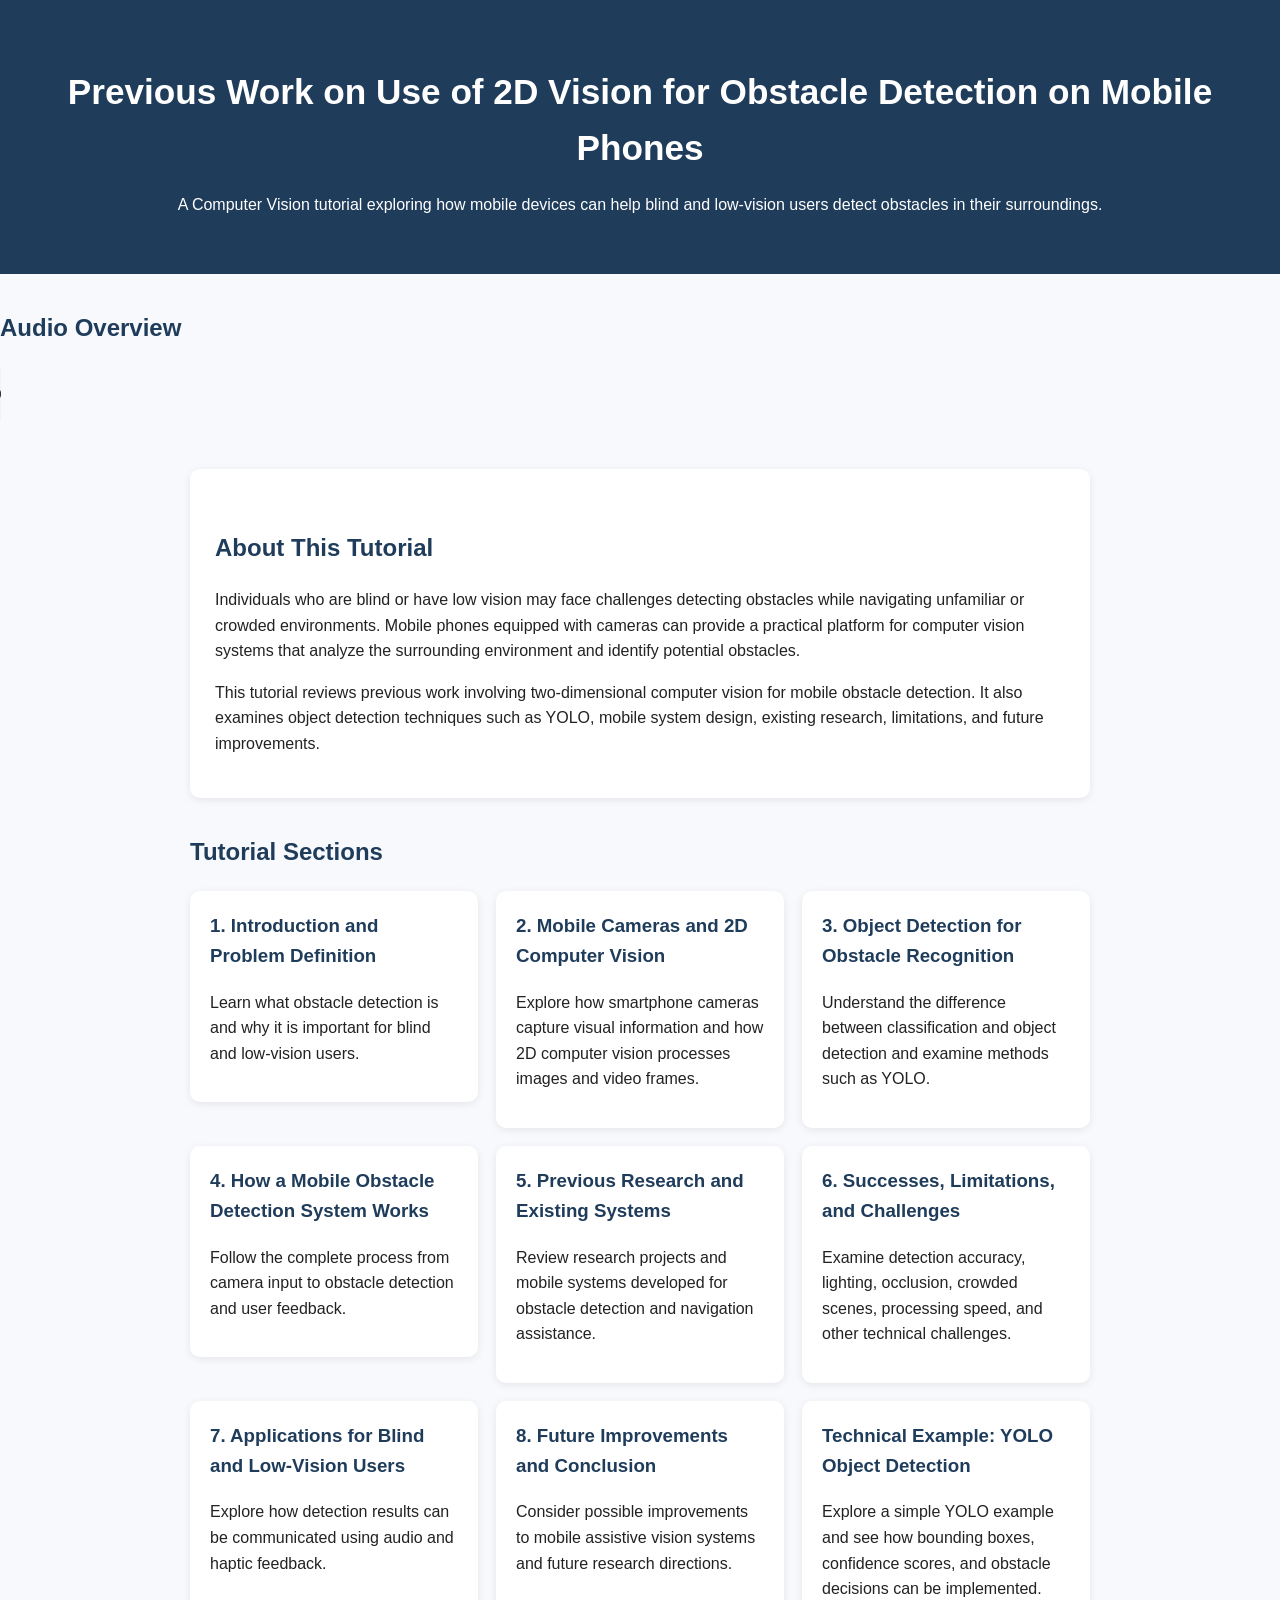
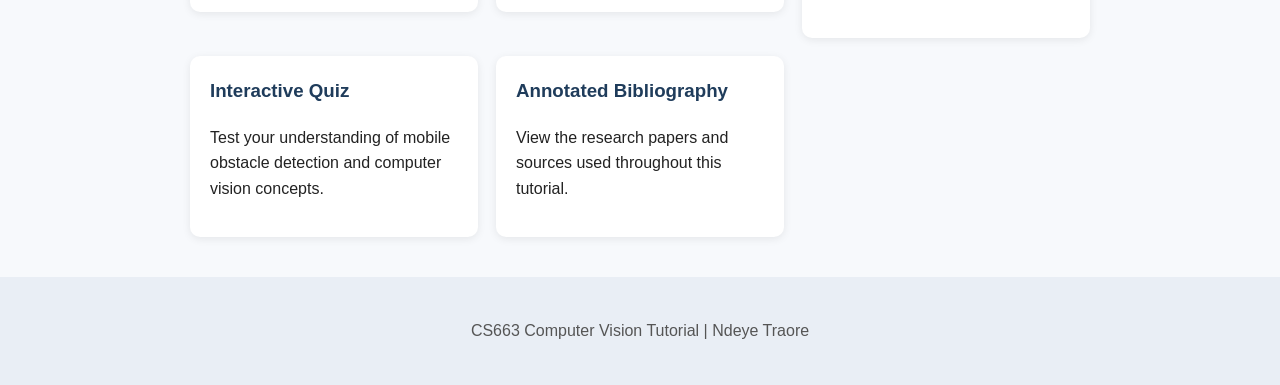
<file: index.html>
<!DOCTYPE html>
<html lang="en">
<head>
  <meta charset="UTF-8">
  <meta name="viewport" content="width=device-width, initial-scale=1.0">

  <title>2D Vision for Mobile Obstacle Detection</title>

  <link rel="stylesheet" href="style.css">
</head>

<body>

  <header>
    <h1>Previous Work on Use of 2D Vision for Obstacle Detection on Mobile Phones</h1>

    <p>
      A Computer Vision tutorial exploring how mobile devices can help
      blind and low-vision users detect obstacles in their surroundings.
    </p>
  </header>

  <section class="audio-section">
  <h2>Audio Overview</h2>

  <audio controls>
    <source src="Homepage.m4a" type="audio/mp4">
    Your browser does not support the audio element.
  </audio>
</section>
  
  <main>

    <section class="intro">
      <h2>About This Tutorial</h2>

      <p>
        Individuals who are blind or have low vision may face challenges
        detecting obstacles while navigating unfamiliar or crowded
        environments. Mobile phones equipped with cameras can provide a
        practical platform for computer vision systems that analyze the
        surrounding environment and identify potential obstacles.
      </p>

      <p>
        This tutorial reviews previous work involving two-dimensional
        computer vision for mobile obstacle detection. It also examines
        object detection techniques such as YOLO, mobile system design,
        existing research, limitations, and future improvements.
      </p>
    </section>

    <h2>Tutorial Sections</h2>

    <div class="sections">

      <a href="introduction.html" class="card-link">
        <div class="section-card">
          <h3>1. Introduction and Problem Definition</h3>
          <p>
            Learn what obstacle detection is and why it is important for
            blind and low-vision users.
          </p>
        </div>
      </a>

      <a href="mobile-vision.html" class="card-link">
  <div class="section-card">
    <h3>2. Mobile Cameras and 2D Computer Vision</h3>
    <p>
      Explore how smartphone cameras capture visual information and
      how 2D computer vision processes images and video frames.
    </p>
  </div>
</a>

      <a href="object-detection.html" class="card-link">
  <div class="section-card">
    <h3>3. Object Detection for Obstacle Recognition</h3>
    <p>
      Understand the difference between classification and object
      detection and examine methods such as YOLO.
    </p>
  </div>
</a>

      <a href="system-workflow.html" class="card-link">
  <div class="section-card">
    <h3>4. How a Mobile Obstacle Detection System Works</h3>
    <p>
      Follow the complete process from camera input to obstacle
      detection and user feedback.
    </p>
  </div>
</a>

      <a href="previous-research.html" class="card-link">
  <div class="section-card">
    <h3>5. Previous Research and Existing Systems</h3>
    <p>
      Review research projects and mobile systems developed for
      obstacle detection and navigation assistance.
    </p>
  </div>
</a>

      <a href="limitations-challenges.html" class="card-link">
  <div class="section-card">
    <h3>6. Successes, Limitations, and Challenges</h3>
    <p>
      Examine detection accuracy, lighting, occlusion, crowded scenes,
      processing speed, and other technical challenges.
    </p>
  </div>
</a>

      <a href="applications.html" class="card-link">
  <div class="section-card">
    <h3>7. Applications for Blind and Low-Vision Users</h3>
    <p>
      Explore how detection results can be communicated using audio
      and haptic feedback.
    </p>
  </div>
</a>

      <a href="future-conclusion.html" class="card-link">
  <div class="section-card">
    <h3>8. Future Improvements and Conclusion</h3>
    <p>
      Consider possible improvements to mobile assistive vision
      systems and future research directions.
    </p>
  </div>
</a>

<a href="technical-example.html" class="card-link">
  <div class="section-card">
    <h3>Technical Example: YOLO Object Detection</h3>
    <p>
      Explore a simple YOLO example and see how bounding boxes,
      confidence scores, and obstacle decisions can be implemented.
    </p>
  </div>
</a>
      
     <a href="quiz.html" class="card-link">
  <div class="section-card">
    <h3>Interactive Quiz</h3>
    <p>
      Test your understanding of mobile obstacle detection and
      computer vision concepts.
    </p>
  </div>
</a>

     <a href="bibliography.html" class="card-link">
  <div class="section-card">
    <h3>Annotated Bibliography</h3>
    <p>
      View the research papers and sources used throughout this
      tutorial.
    </p>
  </div>
</a>

    </div>

  </main>

  <footer>
    <p>CS663 Computer Vision Tutorial | Ndeye Traore</p>
  </footer>

</body>
</html>
</file>
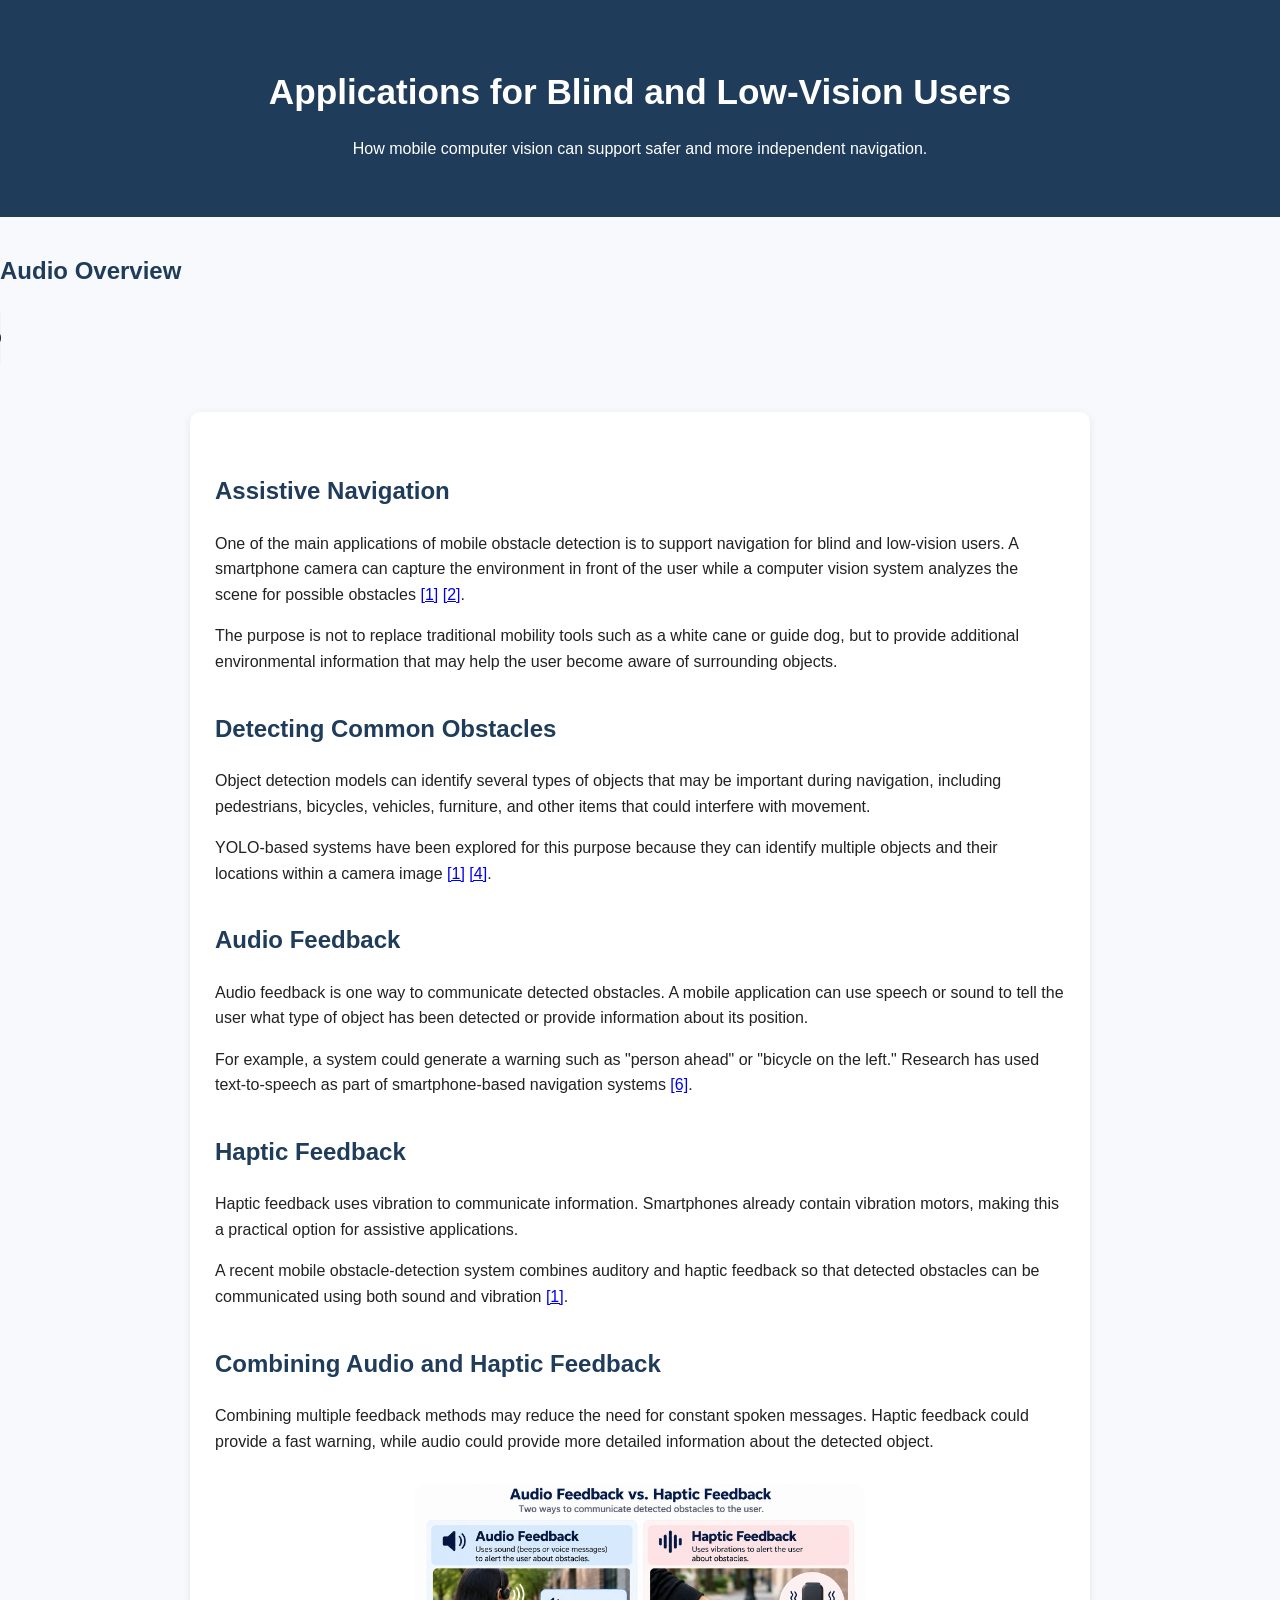
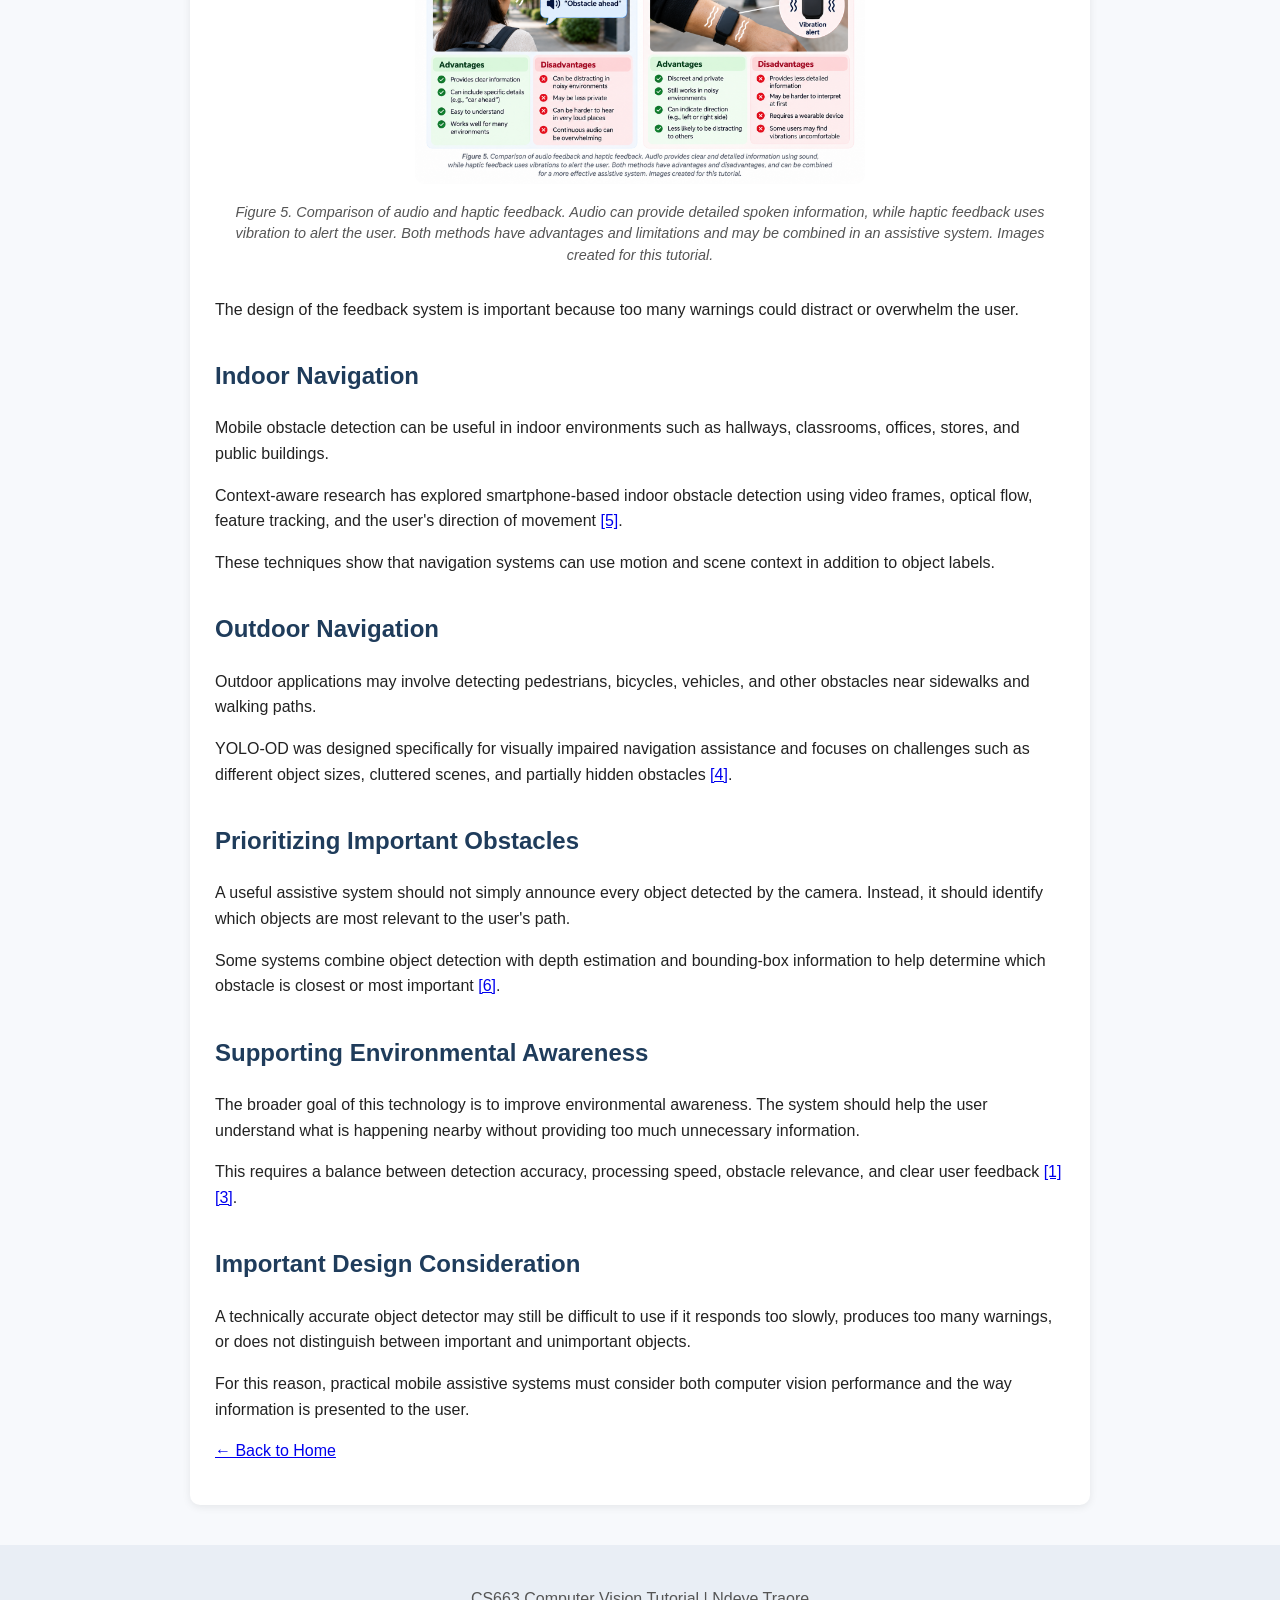
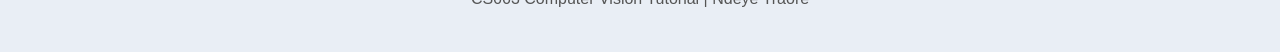
<file: applications.html>
<!DOCTYPE html>
<html lang="en">
<head>
  <meta charset="UTF-8">
  <meta name="viewport" content="width=device-width, initial-scale=1.0">

  <title>Applications for Blind and Low-Vision Users</title>

  <link rel="stylesheet" href="style.css">
</head>

<body>

  <header>
    <h1>Applications for Blind and Low-Vision Users</h1>

    <p>
      How mobile computer vision can support safer and more independent navigation.
    </p>
  </header>

<section class="audio-section">
  <h2>Audio Overview</h2>

  <audio controls>
    <source src="Application.m4a" type="audio/mp4">
    Your browser does not support the audio element.
  </audio>
</section>
  
  <main>

    <section class="intro">

      <h2>Assistive Navigation</h2>

      <p>
        One of the main applications of mobile obstacle detection is to support
        navigation for blind and low-vision users. A smartphone camera can capture
        the environment in front of the user while a computer vision system analyzes
        the scene for possible obstacles
        <a href="bibliography.html#source1">[1]</a>
        <a href="bibliography.html#source2">[2]</a>.
      </p>

      <p>
        The purpose is not to replace traditional mobility tools such as a white cane
        or guide dog, but to provide additional environmental information that may
        help the user become aware of surrounding objects.
      </p>


      <h2>Detecting Common Obstacles</h2>

      <p>
        Object detection models can identify several types of objects that may be
        important during navigation, including pedestrians, bicycles, vehicles,
        furniture, and other items that could interfere with movement.
      </p>

      <p>
        YOLO-based systems have been explored for this purpose because they can
        identify multiple objects and their locations within a camera image
        <a href="bibliography.html#source1">[1]</a>
        <a href="bibliography.html#source4">[4]</a>.
      </p>


      <h2>Audio Feedback</h2>

      <p>
        Audio feedback is one way to communicate detected obstacles. A mobile
        application can use speech or sound to tell the user what type of object
        has been detected or provide information about its position.
      </p>

      <p>
        For example, a system could generate a warning such as "person ahead" or
        "bicycle on the left." Research has used text-to-speech as part of
        smartphone-based navigation systems
        <a href="bibliography.html#source6">[6]</a>.
      </p>


      <h2>Haptic Feedback</h2>

      <p>
        Haptic feedback uses vibration to communicate information. Smartphones
        already contain vibration motors, making this a practical option for
        assistive applications.
      </p>

      <p>
        A recent mobile obstacle-detection system combines auditory and haptic
        feedback so that detected obstacles can be communicated using both sound
        and vibration
        <a href="bibliography.html#source1">[1]</a>.
      </p>


      <h2>Combining Audio and Haptic Feedback</h2>

      <p>
        Combining multiple feedback methods may reduce the need for constant
        spoken messages. Haptic feedback could provide a fast warning, while audio
        could provide more detailed information about the detected object.
      </p>
<figure class="tutorial-figure">

  <img
    src="audio-vs-haptic.png"
    alt="Comparison of audio feedback and haptic feedback for assistive obstacle detection."
  >

  <figcaption>
    Figure 5. Comparison of audio and haptic feedback. Audio can provide
    detailed spoken information, while haptic feedback uses vibration to
    alert the user. Both methods have advantages and limitations and may
    be combined in an assistive system. Images created for this tutorial.
  </figcaption>

</figure>
      <p>
        The design of the feedback system is important because too many warnings
        could distract or overwhelm the user.
      </p>


      <h2>Indoor Navigation</h2>

      <p>
        Mobile obstacle detection can be useful in indoor environments such as
        hallways, classrooms, offices, stores, and public buildings.
      </p>

      <p>
        Context-aware research has explored smartphone-based indoor obstacle
        detection using video frames, optical flow, feature tracking, and the
        user's direction of movement
        <a href="bibliography.html#source5">[5]</a>.
      </p>

      <p>
        These techniques show that navigation systems can use motion and scene
        context in addition to object labels.
      </p>


      <h2>Outdoor Navigation</h2>

      <p>
        Outdoor applications may involve detecting pedestrians, bicycles,
        vehicles, and other obstacles near sidewalks and walking paths.
      </p>

      <p>
        YOLO-OD was designed specifically for visually impaired navigation
        assistance and focuses on challenges such as different object sizes,
        cluttered scenes, and partially hidden obstacles
        <a href="bibliography.html#source4">[4]</a>.
      </p>


      <h2>Prioritizing Important Obstacles</h2>

      <p>
        A useful assistive system should not simply announce every object detected
        by the camera. Instead, it should identify which objects are most relevant
        to the user's path.
      </p>

      <p>
        Some systems combine object detection with depth estimation and bounding-box
        information to help determine which obstacle is closest or most important
        <a href="bibliography.html#source6">[6]</a>.
      </p>


      <h2>Supporting Environmental Awareness</h2>

      <p>
        The broader goal of this technology is to improve environmental awareness.
        The system should help the user understand what is happening nearby without
        providing too much unnecessary information.
      </p>

      <p>
        This requires a balance between detection accuracy, processing speed,
        obstacle relevance, and clear user feedback
        <a href="bibliography.html#source1">[1]</a>
        <a href="bibliography.html#source3">[3]</a>.
      </p>


      <h2>Important Design Consideration</h2>

      <p>
        A technically accurate object detector may still be difficult to use if it
        responds too slowly, produces too many warnings, or does not distinguish
        between important and unimportant objects.
      </p>

      <p>
        For this reason, practical mobile assistive systems must consider both
        computer vision performance and the way information is presented to the user.
      </p>


      <p>
        <a href="index.html">← Back to Home</a>
      </p>

    </section>

  </main>

  <footer>
    <p>CS663 Computer Vision Tutorial | Ndeye Traore</p>
  </footer>

</body>
</html>
</file>
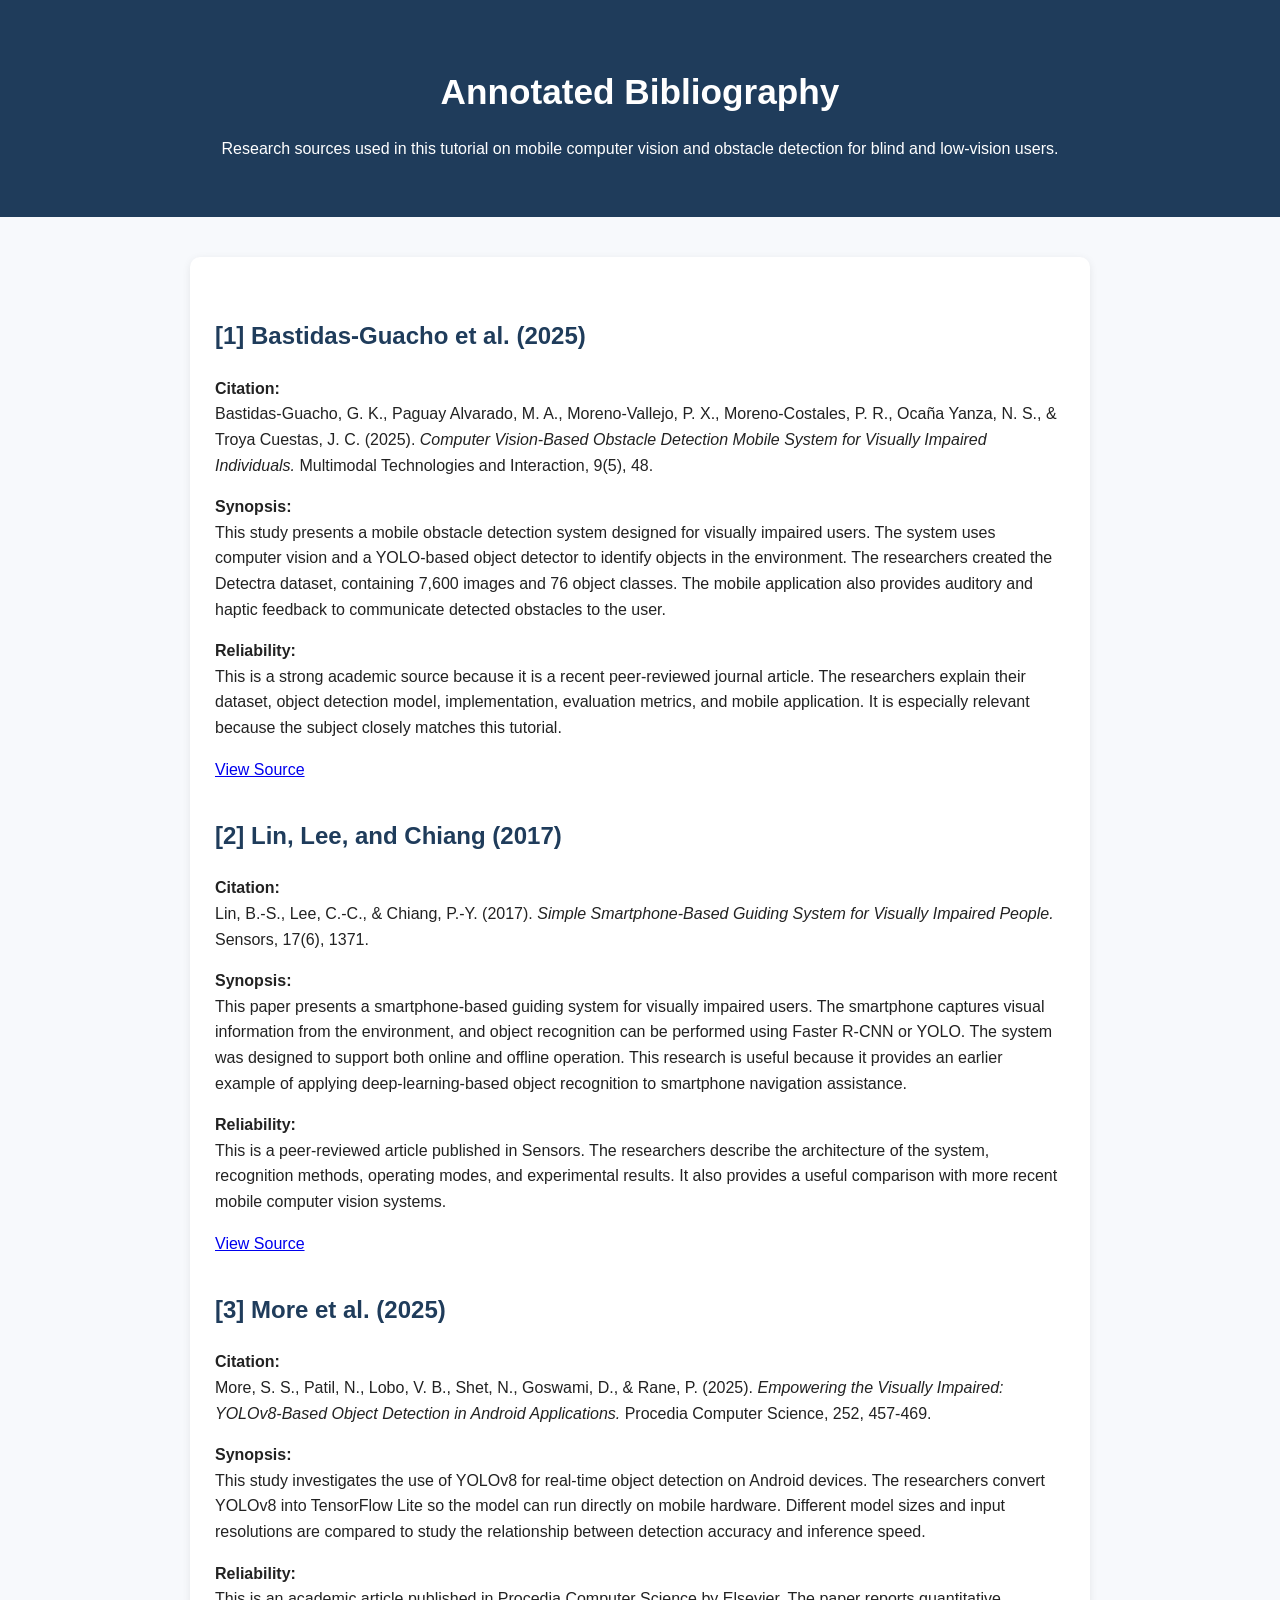
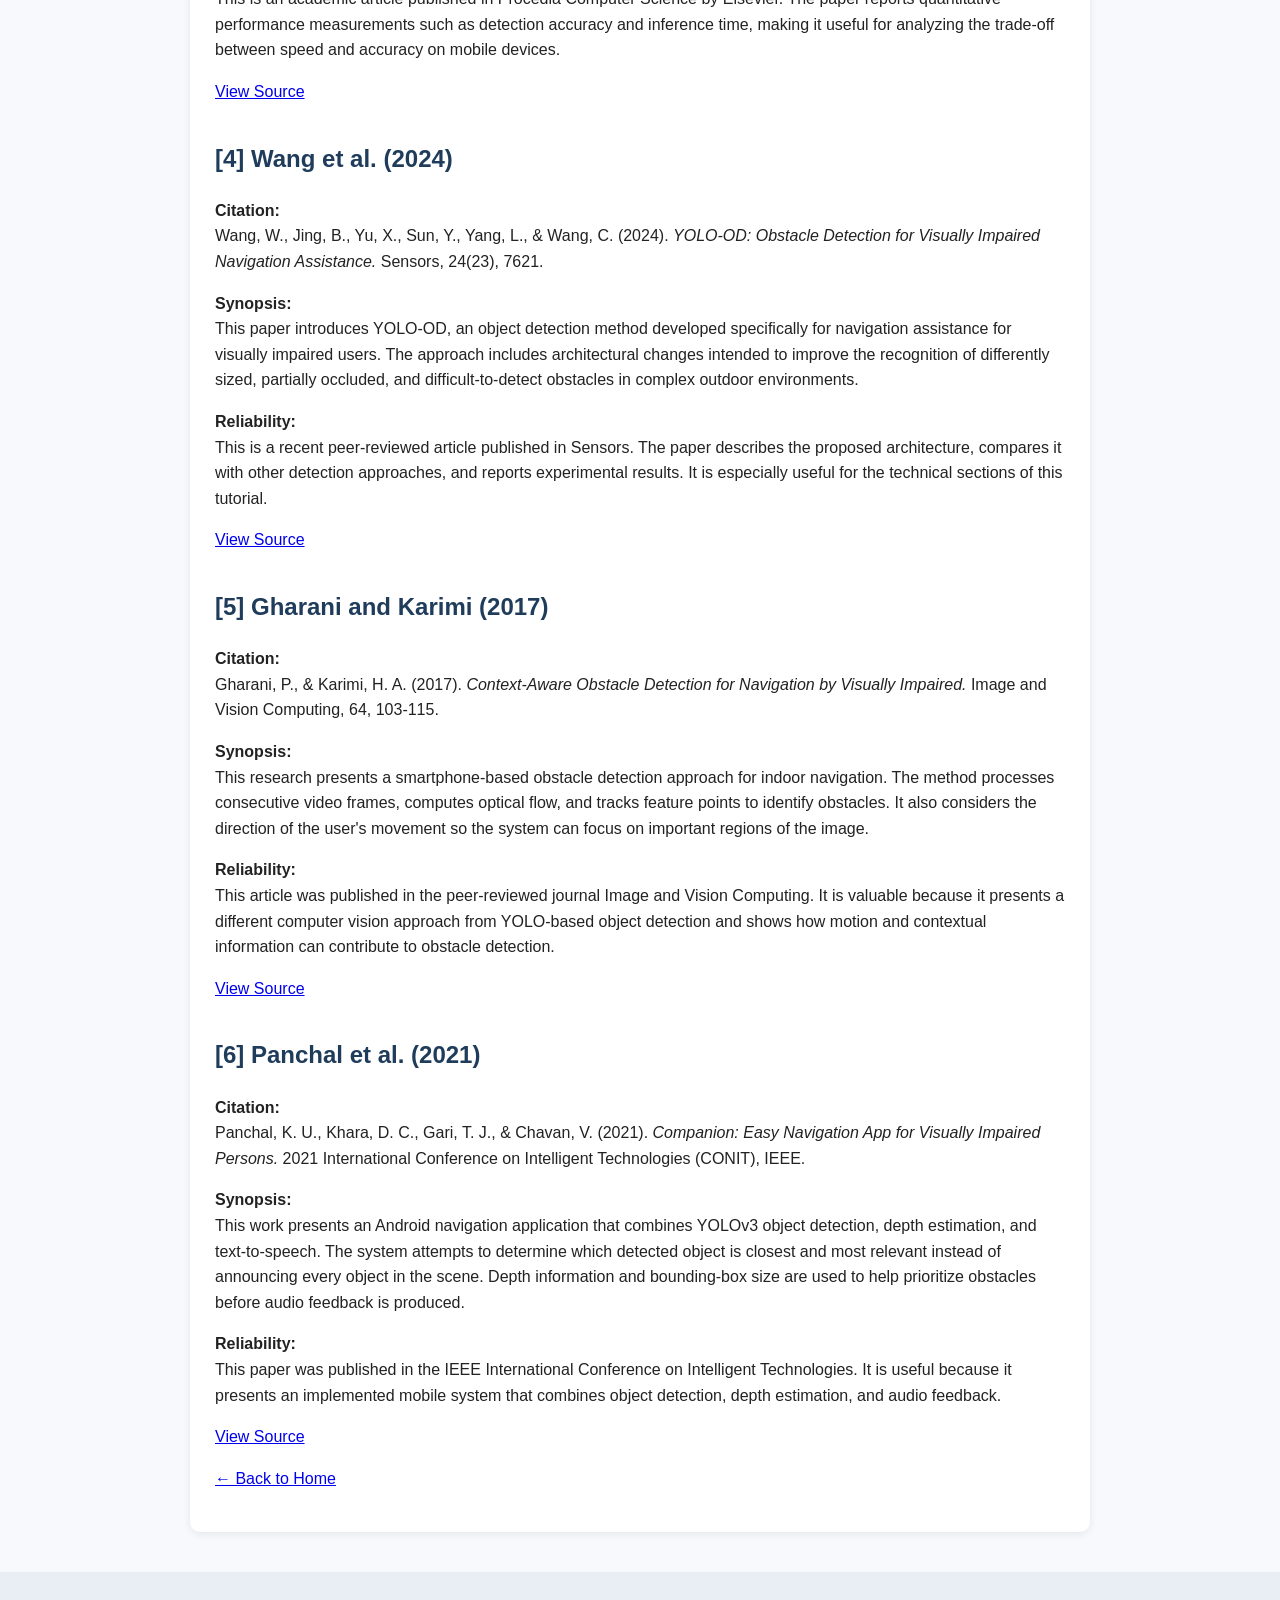
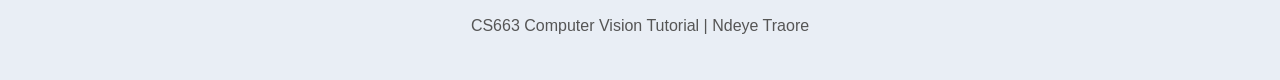
<file: bibliography.html>
<!DOCTYPE html>
<html lang="en">
<head>
  <meta charset="UTF-8">
  <meta name="viewport" content="width=device-width, initial-scale=1.0">

  <title>Annotated Bibliography</title>

  <link rel="stylesheet" href="style.css">
</head>

<body>

  <header>
    <h1>Annotated Bibliography</h1>

    <p>
      Research sources used in this tutorial on mobile computer vision
      and obstacle detection for blind and low-vision users.
    </p>
  </header>

  <main>

    <section class="intro">

      <h2 id="source1">[1] Bastidas-Guacho et al. (2025)</h2>

      <p>
        <strong>Citation:</strong><br>
        Bastidas-Guacho, G. K., Paguay Alvarado, M. A.,
        Moreno-Vallejo, P. X., Moreno-Costales, P. R.,
        Ocaña Yanza, N. S., & Troya Cuestas, J. C. (2025).
        <em>Computer Vision-Based Obstacle Detection Mobile System
        for Visually Impaired Individuals.</em>
        Multimodal Technologies and Interaction, 9(5), 48.
      </p>

      <p>
        <strong>Synopsis:</strong><br>
        This study presents a mobile obstacle detection system designed
        for visually impaired users. The system uses computer vision
        and a YOLO-based object detector to identify objects in the
        environment. The researchers created the Detectra dataset,
        containing 7,600 images and 76 object classes. The mobile
        application also provides auditory and haptic feedback to
        communicate detected obstacles to the user.
      </p>

      <p>
        <strong>Reliability:</strong><br>
        This is a strong academic source because it is a recent
        peer-reviewed journal article. The researchers explain their
        dataset, object detection model, implementation, evaluation
        metrics, and mobile application. It is especially relevant
        because the subject closely matches this tutorial.
      </p>

      <p>
        <a href="https://doi.org/10.3390/mti9050048" target="_blank">
          View Source
        </a>
      </p>


      <h2 id="source2">[2] Lin, Lee, and Chiang (2017)</h2>

      <p>
        <strong>Citation:</strong><br>
        Lin, B.-S., Lee, C.-C., & Chiang, P.-Y. (2017).
        <em>Simple Smartphone-Based Guiding System for Visually
        Impaired People.</em>
        Sensors, 17(6), 1371.
      </p>

      <p>
        <strong>Synopsis:</strong><br>
        This paper presents a smartphone-based guiding system for
        visually impaired users. The smartphone captures visual
        information from the environment, and object recognition
        can be performed using Faster R-CNN or YOLO. The system was
        designed to support both online and offline operation. This
        research is useful because it provides an earlier example of
        applying deep-learning-based object recognition to smartphone
        navigation assistance.
      </p>

      <p>
        <strong>Reliability:</strong><br>
        This is a peer-reviewed article published in Sensors. The
        researchers describe the architecture of the system,
        recognition methods, operating modes, and experimental
        results. It also provides a useful comparison with more recent
        mobile computer vision systems.
      </p>

      <p>
        <a href="https://doi.org/10.3390/s17061371" target="_blank">
          View Source
        </a>
      </p>


      <h2 id="source3">[3] More et al. (2025)</h2>

      <p>
        <strong>Citation:</strong><br>
        More, S. S., Patil, N., Lobo, V. B., Shet, N.,
        Goswami, D., & Rane, P. (2025).
        <em>Empowering the Visually Impaired: YOLOv8-Based Object
        Detection in Android Applications.</em>
        Procedia Computer Science, 252, 457-469.
      </p>

      <p>
        <strong>Synopsis:</strong><br>
        This study investigates the use of YOLOv8 for real-time object
        detection on Android devices. The researchers convert YOLOv8
        into TensorFlow Lite so the model can run directly on mobile
        hardware. Different model sizes and input resolutions are
        compared to study the relationship between detection accuracy
        and inference speed.
      </p>

      <p>
        <strong>Reliability:</strong><br>
        This is an academic article published in Procedia Computer
        Science by Elsevier. The paper reports quantitative performance
        measurements such as detection accuracy and inference time,
        making it useful for analyzing the trade-off between speed and
        accuracy on mobile devices.
      </p>

      <p>
        <a href="https://doi.org/10.1016/j.procs.2025.01.005"
           target="_blank">
          View Source
        </a>
      </p>


      <h2 id="source4">[4] Wang et al. (2024)</h2>

      <p>
        <strong>Citation:</strong><br>
        Wang, W., Jing, B., Yu, X., Sun, Y., Yang, L.,
        & Wang, C. (2024).
        <em>YOLO-OD: Obstacle Detection for Visually Impaired
        Navigation Assistance.</em>
        Sensors, 24(23), 7621.
      </p>

      <p>
        <strong>Synopsis:</strong><br>
        This paper introduces YOLO-OD, an object detection method
        developed specifically for navigation assistance for visually
        impaired users. The approach includes architectural changes
        intended to improve the recognition of differently sized,
        partially occluded, and difficult-to-detect obstacles in
        complex outdoor environments.
      </p>

      <p>
        <strong>Reliability:</strong><br>
        This is a recent peer-reviewed article published in Sensors.
        The paper describes the proposed architecture, compares it
        with other detection approaches, and reports experimental
        results. It is especially useful for the technical sections
        of this tutorial.
      </p>

      <p>
        <a href="https://doi.org/10.3390/s24237621" target="_blank">
          View Source
        </a>
      </p>


      <h2 id="source5">[5] Gharani and Karimi (2017)</h2>

      <p>
        <strong>Citation:</strong><br>
        Gharani, P., & Karimi, H. A. (2017).
        <em>Context-Aware Obstacle Detection for Navigation by
        Visually Impaired.</em>
        Image and Vision Computing, 64, 103-115.
      </p>

      <p>
        <strong>Synopsis:</strong><br>
        This research presents a smartphone-based obstacle detection
        approach for indoor navigation. The method processes
        consecutive video frames, computes optical flow, and tracks
        feature points to identify obstacles. It also considers the
        direction of the user's movement so the system can focus on
        important regions of the image.
      </p>

      <p>
        <strong>Reliability:</strong><br>
        This article was published in the peer-reviewed journal
        Image and Vision Computing. It is valuable because it presents
        a different computer vision approach from YOLO-based object
        detection and shows how motion and contextual information can
        contribute to obstacle detection.
      </p>

      <p>
        <a href="https://doi.org/10.1016/j.imavis.2017.06.002"
           target="_blank">
          View Source
        </a>
      </p>


      <h2 id="source6">[6] Panchal et al. (2021)</h2>

      <p>
        <strong>Citation:</strong><br>
        Panchal, K. U., Khara, D. C., Gari, T. J.,
        & Chavan, V. (2021).
        <em>Companion: Easy Navigation App for Visually Impaired
        Persons.</em>
        2021 International Conference on Intelligent Technologies
        (CONIT), IEEE.
      </p>

      <p>
        <strong>Synopsis:</strong><br>
        This work presents an Android navigation application that
        combines YOLOv3 object detection, depth estimation, and
        text-to-speech. The system attempts to determine which detected
        object is closest and most relevant instead of announcing every
        object in the scene. Depth information and bounding-box size
        are used to help prioritize obstacles before audio feedback is
        produced.
      </p>

      <p>
        <strong>Reliability:</strong><br>
        This paper was published in the IEEE International Conference
        on Intelligent Technologies. It is useful because it presents
        an implemented mobile system that combines object detection,
        depth estimation, and audio feedback.
      </p>

      <p>
        <a href="https://doi.org/10.1109/CONIT51480.2021.9498496"
           target="_blank">
          View Source
        </a>
      </p>


      <p>
        <a href="index.html">← Back to Home</a>
      </p>

    </section>

  </main>

  <footer>
    <p>CS663 Computer Vision Tutorial | Ndeye Traore</p>
  </footer>

</body>
</html>
</file>
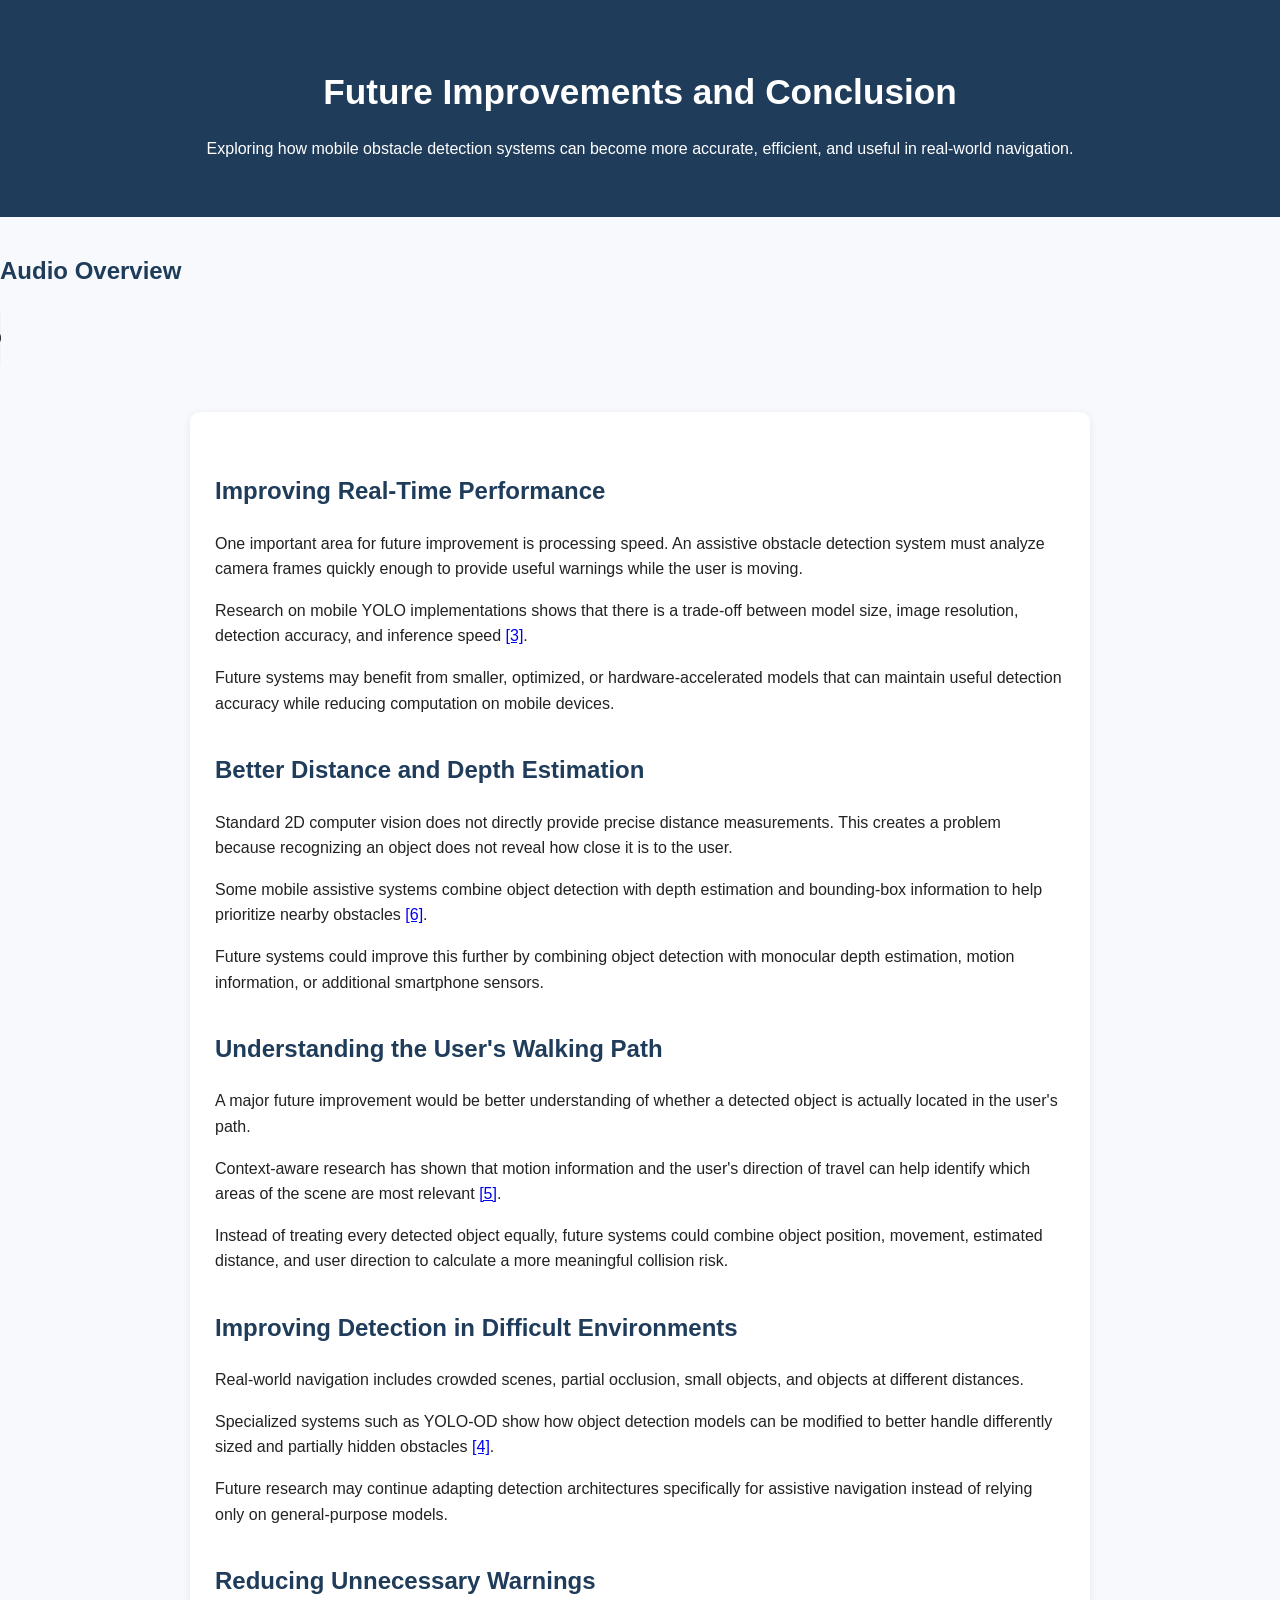
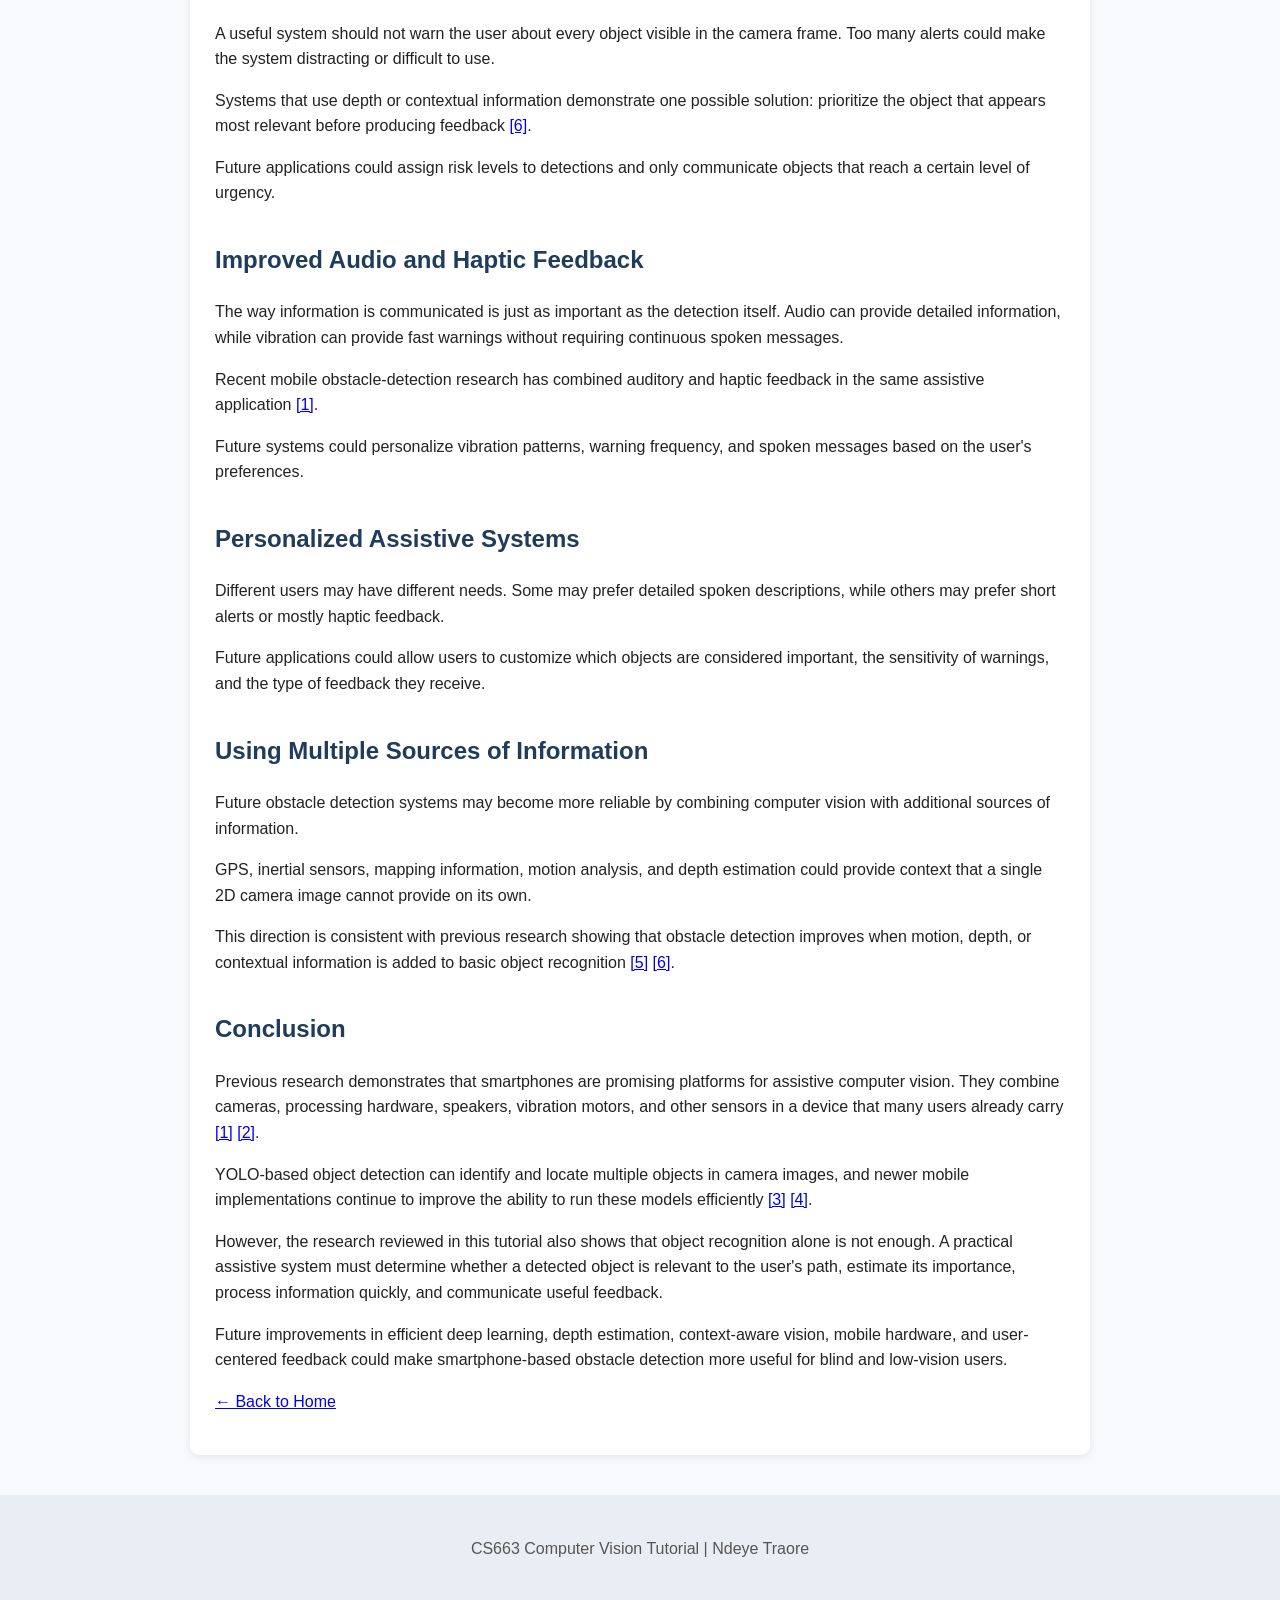
<file: future-conclusion.html>
<!DOCTYPE html>
<html lang="en">
<head>
  <meta charset="UTF-8">
  <meta name="viewport" content="width=device-width, initial-scale=1.0">

  <title>Future Improvements and Conclusion</title>

  <link rel="stylesheet" href="style.css">
</head>

<body>

  <header>
    <h1>Future Improvements and Conclusion</h1>

    <p>
      Exploring how mobile obstacle detection systems can become more accurate,
      efficient, and useful in real-world navigation.
    </p>
  </header>

<section class="audio-section">
  <h2>Audio Overview</h2>

  <audio controls>
    <source src="Future-conclusion.m4a" type="audio/mp4">
    Your browser does not support the audio element.
  </audio>
</section>
  
  <main>

    <section class="intro">

      <h2>Improving Real-Time Performance</h2>

      <p>
        One important area for future improvement is processing speed. An assistive
        obstacle detection system must analyze camera frames quickly enough to provide
        useful warnings while the user is moving.
      </p>

      <p>
        Research on mobile YOLO implementations shows that there is a trade-off
        between model size, image resolution, detection accuracy, and inference speed
        <a href="bibliography.html#source3">[3]</a>.
      </p>

      <p>
        Future systems may benefit from smaller, optimized, or hardware-accelerated
        models that can maintain useful detection accuracy while reducing computation
        on mobile devices.
      </p>


      <h2>Better Distance and Depth Estimation</h2>

      <p>
        Standard 2D computer vision does not directly provide precise distance
        measurements. This creates a problem because recognizing an object does
        not reveal how close it is to the user.
      </p>

      <p>
        Some mobile assistive systems combine object detection with depth estimation
        and bounding-box information to help prioritize nearby obstacles
        <a href="bibliography.html#source6">[6]</a>.
      </p>

      <p>
        Future systems could improve this further by combining object detection with
        monocular depth estimation, motion information, or additional smartphone
        sensors.
      </p>


      <h2>Understanding the User's Walking Path</h2>

      <p>
        A major future improvement would be better understanding of whether a
        detected object is actually located in the user's path.
      </p>

      <p>
        Context-aware research has shown that motion information and the user's
        direction of travel can help identify which areas of the scene are most
        relevant
        <a href="bibliography.html#source5">[5]</a>.
      </p>

      <p>
        Instead of treating every detected object equally, future systems could
        combine object position, movement, estimated distance, and user direction
        to calculate a more meaningful collision risk.
      </p>


      <h2>Improving Detection in Difficult Environments</h2>

      <p>
        Real-world navigation includes crowded scenes, partial occlusion, small
        objects, and objects at different distances.
      </p>

      <p>
        Specialized systems such as YOLO-OD show how object detection models can
        be modified to better handle differently sized and partially hidden
        obstacles
        <a href="bibliography.html#source4">[4]</a>.
      </p>

      <p>
        Future research may continue adapting detection architectures specifically
        for assistive navigation instead of relying only on general-purpose models.
      </p>


      <h2>Reducing Unnecessary Warnings</h2>

      <p>
        A useful system should not warn the user about every object visible in the
        camera frame. Too many alerts could make the system distracting or difficult
        to use.
      </p>

      <p>
        Systems that use depth or contextual information demonstrate one possible
        solution: prioritize the object that appears most relevant before producing
        feedback
        <a href="bibliography.html#source6">[6]</a>.
      </p>

      <p>
        Future applications could assign risk levels to detections and only
        communicate objects that reach a certain level of urgency.
      </p>


      <h2>Improved Audio and Haptic Feedback</h2>

      <p>
        The way information is communicated is just as important as the detection
        itself. Audio can provide detailed information, while vibration can provide
        fast warnings without requiring continuous spoken messages.
      </p>

      <p>
        Recent mobile obstacle-detection research has combined auditory and haptic
        feedback in the same assistive application
        <a href="bibliography.html#source1">[1]</a>.
      </p>

      <p>
        Future systems could personalize vibration patterns, warning frequency,
        and spoken messages based on the user's preferences.
      </p>


      <h2>Personalized Assistive Systems</h2>

      <p>
        Different users may have different needs. Some may prefer detailed spoken
        descriptions, while others may prefer short alerts or mostly haptic feedback.
      </p>

      <p>
        Future applications could allow users to customize which objects are
        considered important, the sensitivity of warnings, and the type of feedback
        they receive.
      </p>


      <h2>Using Multiple Sources of Information</h2>

      <p>
        Future obstacle detection systems may become more reliable by combining
        computer vision with additional sources of information.
      </p>

      <p>
        GPS, inertial sensors, mapping information, motion analysis, and depth
        estimation could provide context that a single 2D camera image cannot
        provide on its own.
      </p>

      <p>
        This direction is consistent with previous research showing that obstacle
        detection improves when motion, depth, or contextual information is added
        to basic object recognition
        <a href="bibliography.html#source5">[5]</a>
        <a href="bibliography.html#source6">[6]</a>.
      </p>


      <h2>Conclusion</h2>

      <p>
        Previous research demonstrates that smartphones are promising platforms
        for assistive computer vision. They combine cameras, processing hardware,
        speakers, vibration motors, and other sensors in a device that many users
        already carry
        <a href="bibliography.html#source1">[1]</a>
        <a href="bibliography.html#source2">[2]</a>.
      </p>

      <p>
        YOLO-based object detection can identify and locate multiple objects in
        camera images, and newer mobile implementations continue to improve the
        ability to run these models efficiently
        <a href="bibliography.html#source3">[3]</a>
        <a href="bibliography.html#source4">[4]</a>.
      </p>

      <p>
        However, the research reviewed in this tutorial also shows that object
        recognition alone is not enough. A practical assistive system must determine
        whether a detected object is relevant to the user's path, estimate its
        importance, process information quickly, and communicate useful feedback.
      </p>

      <p>
        Future improvements in efficient deep learning, depth estimation,
        context-aware vision, mobile hardware, and user-centered feedback could
        make smartphone-based obstacle detection more useful for blind and
        low-vision users.
      </p>


      <p>
        <a href="index.html">← Back to Home</a>
      </p>

    </section>

  </main>

  <footer>
    <p>CS663 Computer Vision Tutorial | Ndeye Traore</p>
  </footer>

</body>
</html>
</file>
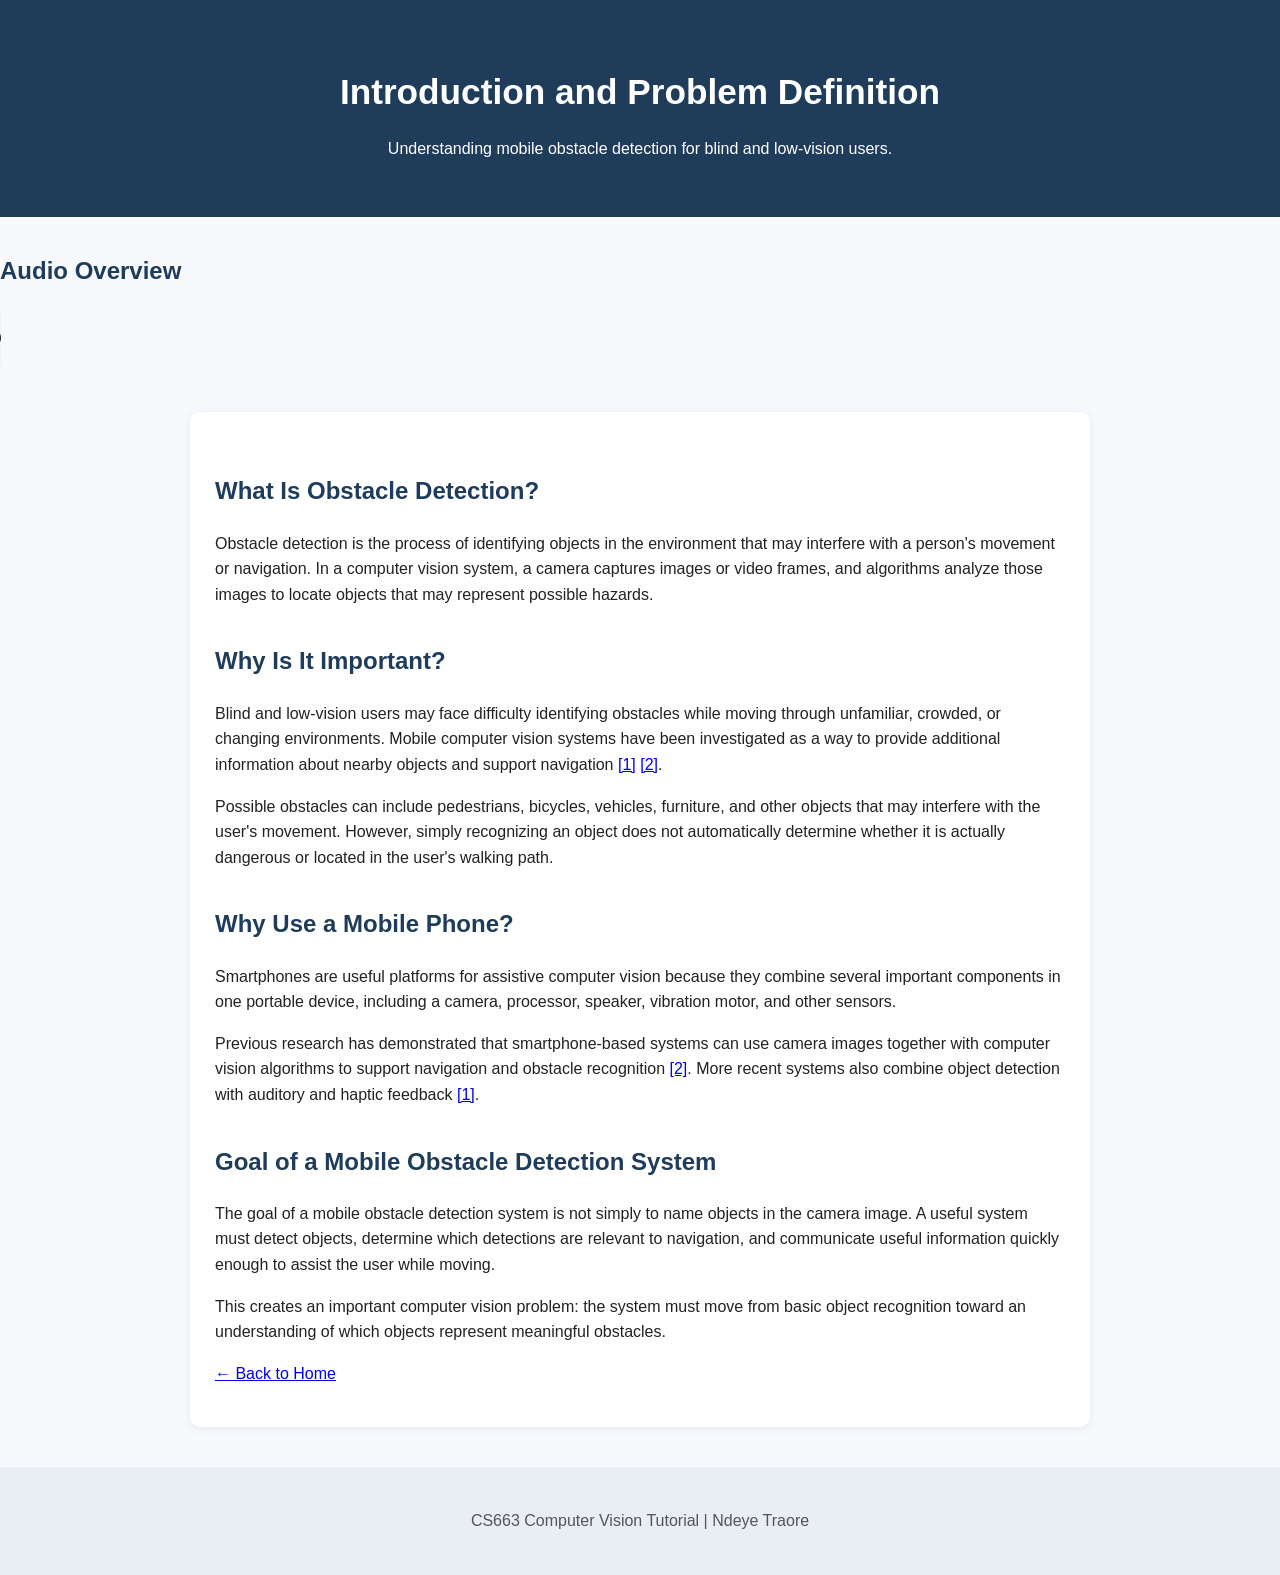
<file: introduction.html>
<!DOCTYPE html>
<html lang="en">
<head>
  <meta charset="UTF-8">
  <meta name="viewport" content="width=device-width, initial-scale=1.0">

  <title>Introduction and Problem Definition</title>

  <link rel="stylesheet" href="style.css">
</head>

<body>

  <header>
    <h1>Introduction and Problem Definition</h1>

    <p>
      Understanding mobile obstacle detection for blind and low-vision users.
    </p>
  </header>

<section class="audio-section">
  <h2>Audio Overview</h2>

  <audio controls>
    <source src="Introduction.m4a" type="audio/mp4">
    Your browser does not support the audio element.
  </audio>
</section>
  
  <main>

    <section class="intro">

      <h2>What Is Obstacle Detection?</h2>

      <p>
        Obstacle detection is the process of identifying objects in the
        environment that may interfere with a person's movement or navigation.
        In a computer vision system, a camera captures images or video frames,
        and algorithms analyze those images to locate objects that may represent
        possible hazards.
      </p>

      <h2>Why Is It Important?</h2>

      <p>
        Blind and low-vision users may face difficulty identifying obstacles
        while moving through unfamiliar, crowded, or changing environments.
        Mobile computer vision systems have been investigated as a way to provide
        additional information about nearby objects and support navigation
        <a href="bibliography.html#source1">[1]</a>
        <a href="bibliography.html#source2">[2]</a>.
      </p>

      <p>
        Possible obstacles can include pedestrians, bicycles, vehicles,
        furniture, and other objects that may interfere with the user's movement.
        However, simply recognizing an object does not automatically determine
        whether it is actually dangerous or located in the user's walking path.
      </p>

      <h2>Why Use a Mobile Phone?</h2>

      <p>
        Smartphones are useful platforms for assistive computer vision because
        they combine several important components in one portable device,
        including a camera, processor, speaker, vibration motor, and other
        sensors.
      </p>

      <p>
        Previous research has demonstrated that smartphone-based systems can use
        camera images together with computer vision algorithms to support
        navigation and obstacle recognition
        <a href="bibliography.html#source2">[2]</a>.
        More recent systems also combine object detection with auditory and
        haptic feedback
        <a href="bibliography.html#source1">[1]</a>.
      </p>

      <h2>Goal of a Mobile Obstacle Detection System</h2>

      <p>
        The goal of a mobile obstacle detection system is not simply to name
        objects in the camera image. A useful system must detect objects,
        determine which detections are relevant to navigation, and communicate
        useful information quickly enough to assist the user while moving.
      </p>

      <p>
        This creates an important computer vision problem: the system must move
        from basic object recognition toward an understanding of which objects
        represent meaningful obstacles.
      </p>

      <p>
        <a href="index.html">← Back to Home</a>
      </p>

    </section>

  </main>

  <footer>
    <p>CS663 Computer Vision Tutorial | Ndeye Traore</p>
  </footer>

</body>
</html>
</file>
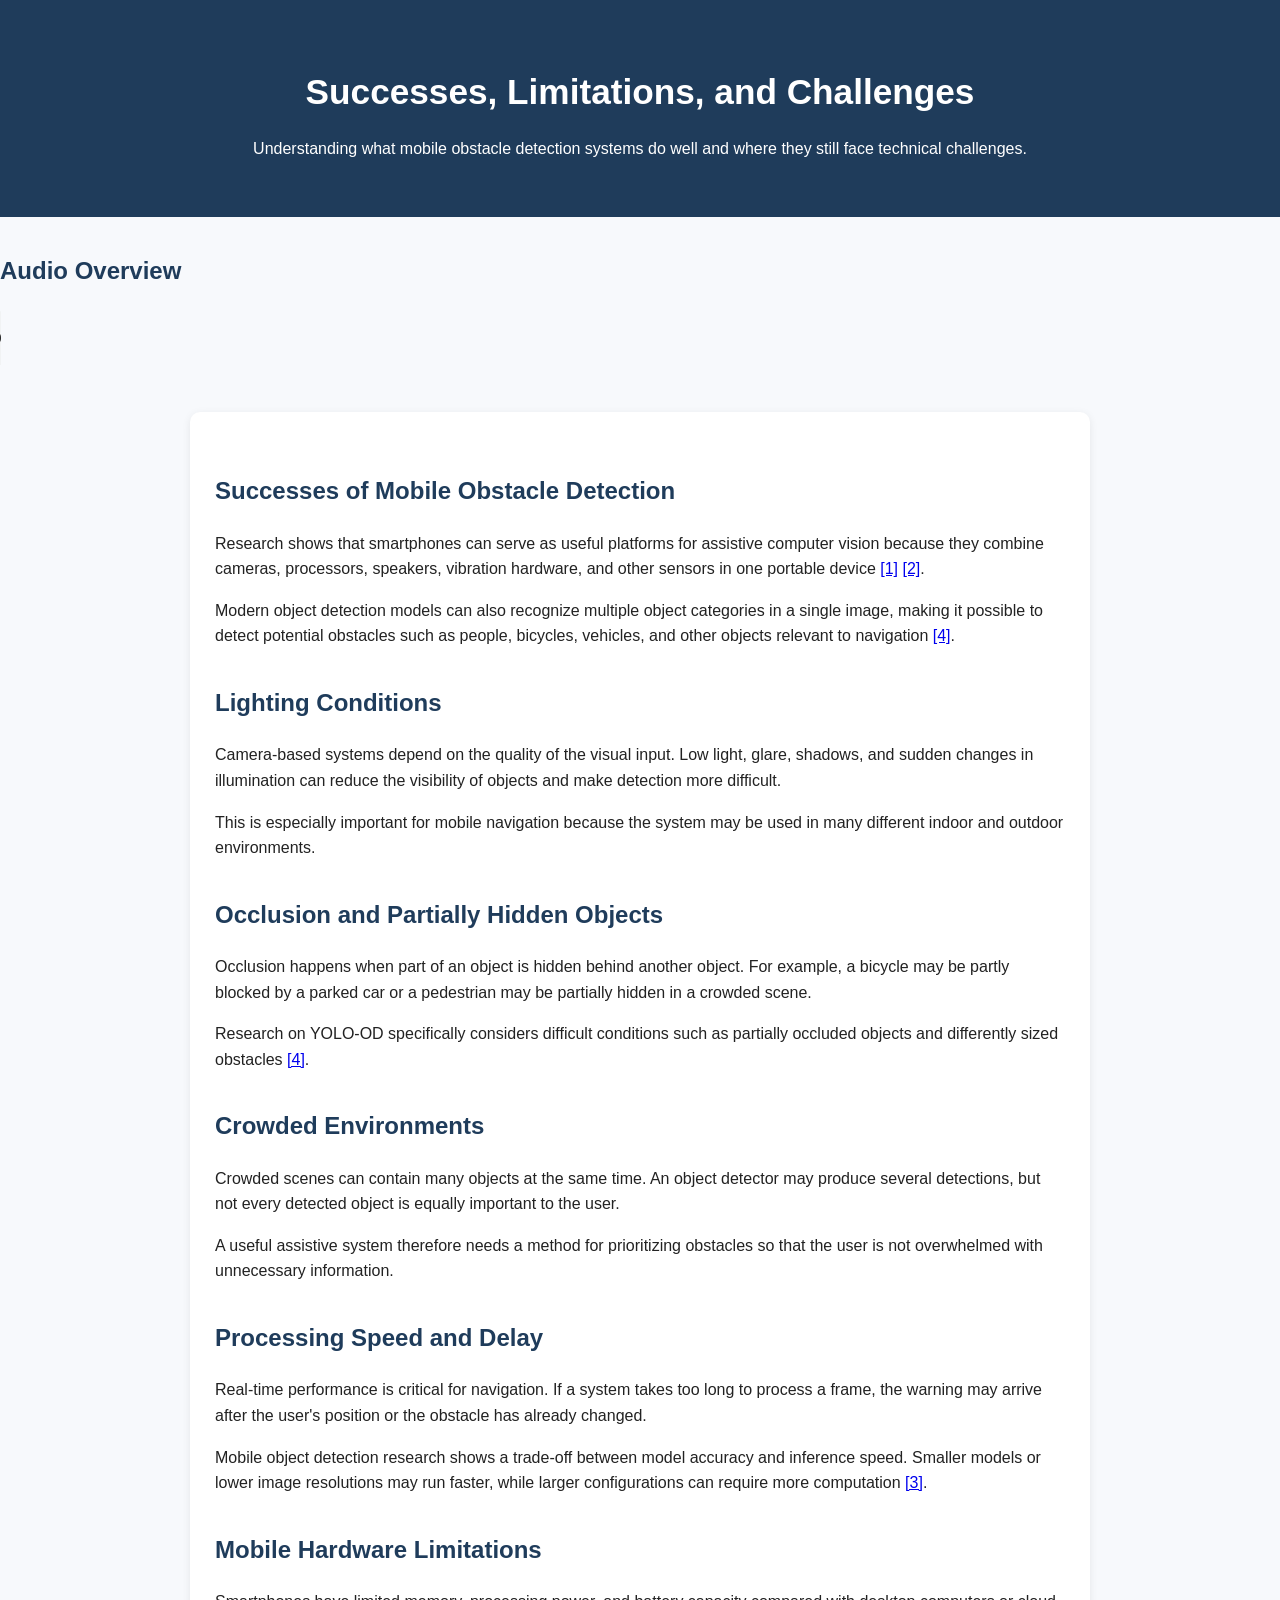
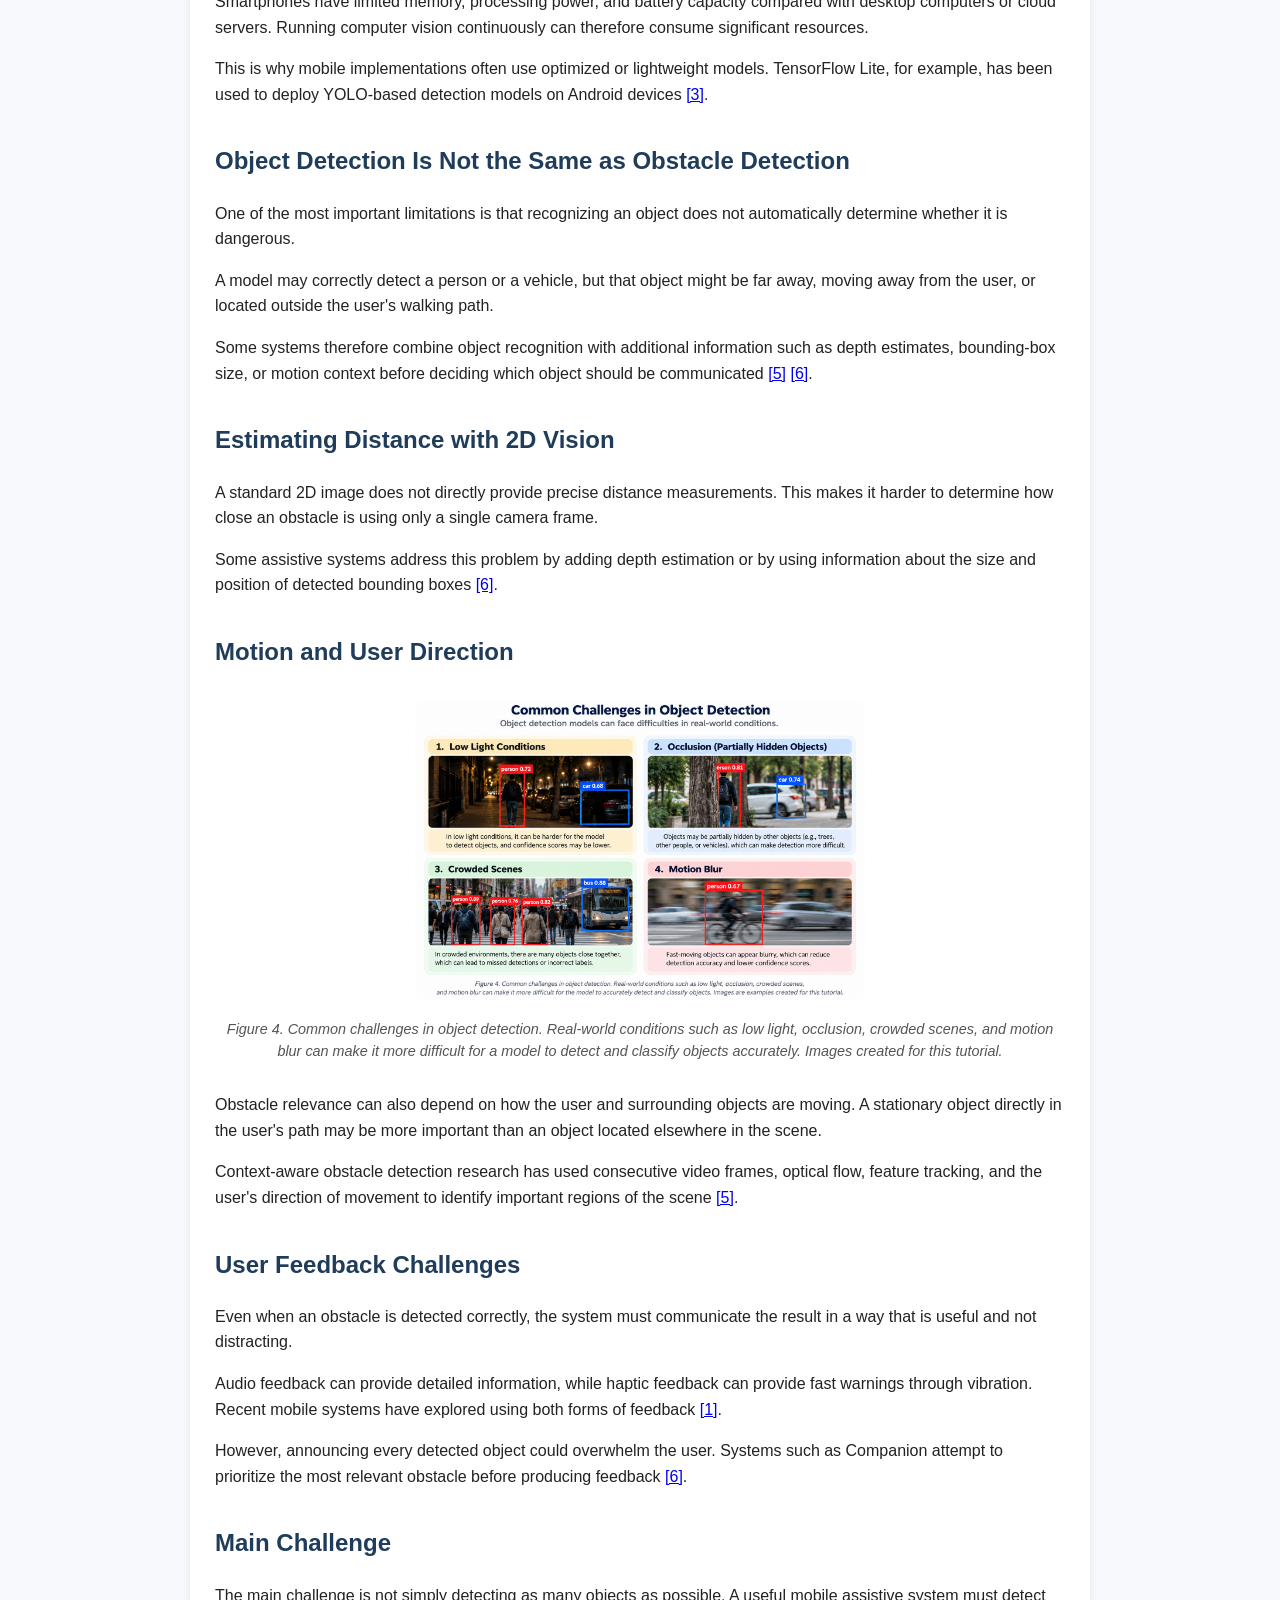
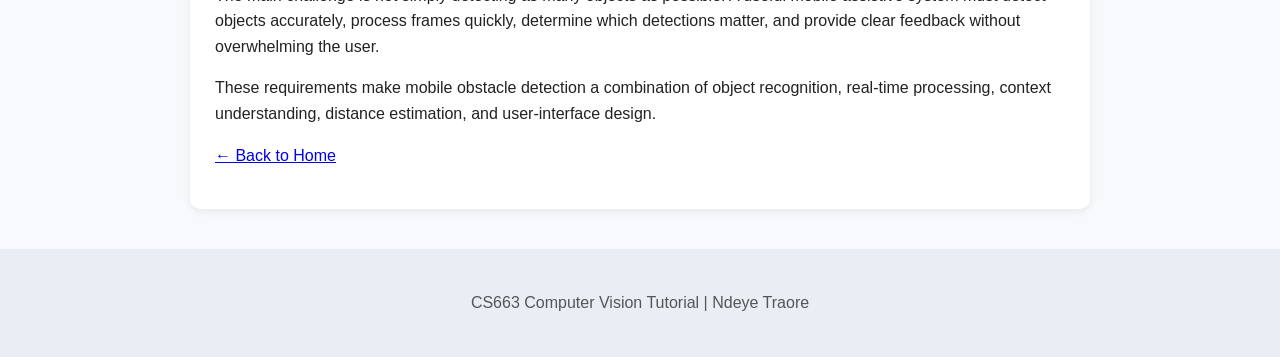
<file: limitations-challenges.html>
<!DOCTYPE html>
<html lang="en">
<head>
  <meta charset="UTF-8">
  <meta name="viewport" content="width=device-width, initial-scale=1.0">

  <title>Successes, Limitations, and Challenges</title>

  <link rel="stylesheet" href="style.css">
</head>

<body>

  <header>
    <h1>Successes, Limitations, and Challenges</h1>

    <p>
      Understanding what mobile obstacle detection systems do well and
      where they still face technical challenges.
    </p>
  </header>

<section class="audio-section">
  <h2>Audio Overview</h2>

  <audio controls>
    <source src="limitation-challenge.m4a" type="audio/mp4">
    Your browser does not support the audio element.
  </audio>
</section>
  
  <main>

    <section class="intro">

      <h2>Successes of Mobile Obstacle Detection</h2>

      <p>
        Research shows that smartphones can serve as useful platforms for
        assistive computer vision because they combine cameras, processors,
        speakers, vibration hardware, and other sensors in one portable device
        <a href="bibliography.html#source1">[1]</a>
        <a href="bibliography.html#source2">[2]</a>.
      </p>

      <p>
        Modern object detection models can also recognize multiple object
        categories in a single image, making it possible to detect potential
        obstacles such as people, bicycles, vehicles, and other objects
        relevant to navigation
        <a href="bibliography.html#source4">[4]</a>.
      </p>


      <h2>Lighting Conditions</h2>

      <p>
        Camera-based systems depend on the quality of the visual input.
        Low light, glare, shadows, and sudden changes in illumination can
        reduce the visibility of objects and make detection more difficult.
      </p>

      <p>
        This is especially important for mobile navigation because the system
        may be used in many different indoor and outdoor environments.
      </p>


      <h2>Occlusion and Partially Hidden Objects</h2>

      <p>
        Occlusion happens when part of an object is hidden behind another
        object. For example, a bicycle may be partly blocked by a parked car
        or a pedestrian may be partially hidden in a crowded scene.
      </p>

      <p>
        Research on YOLO-OD specifically considers difficult conditions such
        as partially occluded objects and differently sized obstacles
        <a href="bibliography.html#source4">[4]</a>.
      </p>


      <h2>Crowded Environments</h2>

      <p>
        Crowded scenes can contain many objects at the same time. An object
        detector may produce several detections, but not every detected object
        is equally important to the user.
      </p>

      <p>
        A useful assistive system therefore needs a method for prioritizing
        obstacles so that the user is not overwhelmed with unnecessary
        information.
      </p>


      <h2>Processing Speed and Delay</h2>

      <p>
        Real-time performance is critical for navigation. If a system takes too
        long to process a frame, the warning may arrive after the user's position
        or the obstacle has already changed.
      </p>

      <p>
        Mobile object detection research shows a trade-off between model
        accuracy and inference speed. Smaller models or lower image resolutions
        may run faster, while larger configurations can require more computation
        <a href="bibliography.html#source3">[3]</a>.
      </p>


      <h2>Mobile Hardware Limitations</h2>

      <p>
        Smartphones have limited memory, processing power, and battery capacity
        compared with desktop computers or cloud servers. Running computer
        vision continuously can therefore consume significant resources.
      </p>

      <p>
        This is why mobile implementations often use optimized or lightweight
        models. TensorFlow Lite, for example, has been used to deploy YOLO-based
        detection models on Android devices
        <a href="bibliography.html#source3">[3]</a>.
      </p>


      <h2>Object Detection Is Not the Same as Obstacle Detection</h2>

      <p>
        One of the most important limitations is that recognizing an object
        does not automatically determine whether it is dangerous.
      </p>

      <p>
        A model may correctly detect a person or a vehicle, but that object
        might be far away, moving away from the user, or located outside the
        user's walking path.
      </p>

      <p>
        Some systems therefore combine object recognition with additional
        information such as depth estimates, bounding-box size, or motion
        context before deciding which object should be communicated
        <a href="bibliography.html#source5">[5]</a>
        <a href="bibliography.html#source6">[6]</a>.
      </p>


      <h2>Estimating Distance with 2D Vision</h2>

      <p>
        A standard 2D image does not directly provide precise distance
        measurements. This makes it harder to determine how close an obstacle
        is using only a single camera frame.
      </p>

      <p>
        Some assistive systems address this problem by adding depth estimation
        or by using information about the size and position of detected
        bounding boxes
        <a href="bibliography.html#source6">[6]</a>.
      </p>


      <h2>Motion and User Direction</h2>
<figure class="tutorial-figure">

  <img
    src="detection-challenges.png"
    alt="Examples of common object detection challenges including low light, occlusion, crowded scenes, and motion blur."
  >

  <figcaption>
    Figure 4. Common challenges in object detection. Real-world conditions
    such as low light, occlusion, crowded scenes, and motion blur can make
    it more difficult for a model to detect and classify objects accurately.
    Images created for this tutorial.
  </figcaption>

</figure>
      <p>
        Obstacle relevance can also depend on how the user and surrounding
        objects are moving. A stationary object directly in the user's path
        may be more important than an object located elsewhere in the scene.
      </p>

      <p>
        Context-aware obstacle detection research has used consecutive video
        frames, optical flow, feature tracking, and the user's direction of
        movement to identify important regions of the scene
        <a href="bibliography.html#source5">[5]</a>.
      </p>


      <h2>User Feedback Challenges</h2>

      <p>
        Even when an obstacle is detected correctly, the system must communicate
        the result in a way that is useful and not distracting.
      </p>

      <p>
        Audio feedback can provide detailed information, while haptic feedback
        can provide fast warnings through vibration. Recent mobile systems have
        explored using both forms of feedback
        <a href="bibliography.html#source1">[1]</a>.
      </p>

      <p>
        However, announcing every detected object could overwhelm the user.
        Systems such as Companion attempt to prioritize the most relevant
        obstacle before producing feedback
        <a href="bibliography.html#source6">[6]</a>.
      </p>


      <h2>Main Challenge</h2>

      <p>
        The main challenge is not simply detecting as many objects as possible.
        A useful mobile assistive system must detect objects accurately, process
        frames quickly, determine which detections matter, and provide clear
        feedback without overwhelming the user.
      </p>

      <p>
        These requirements make mobile obstacle detection a combination of
        object recognition, real-time processing, context understanding,
        distance estimation, and user-interface design.
      </p>


      <p>
        <a href="index.html">← Back to Home</a>
      </p>

    </section>

  </main>

  <footer>
    <p>CS663 Computer Vision Tutorial | Ndeye Traore</p>
  </footer>

</body>
</html>
</file>
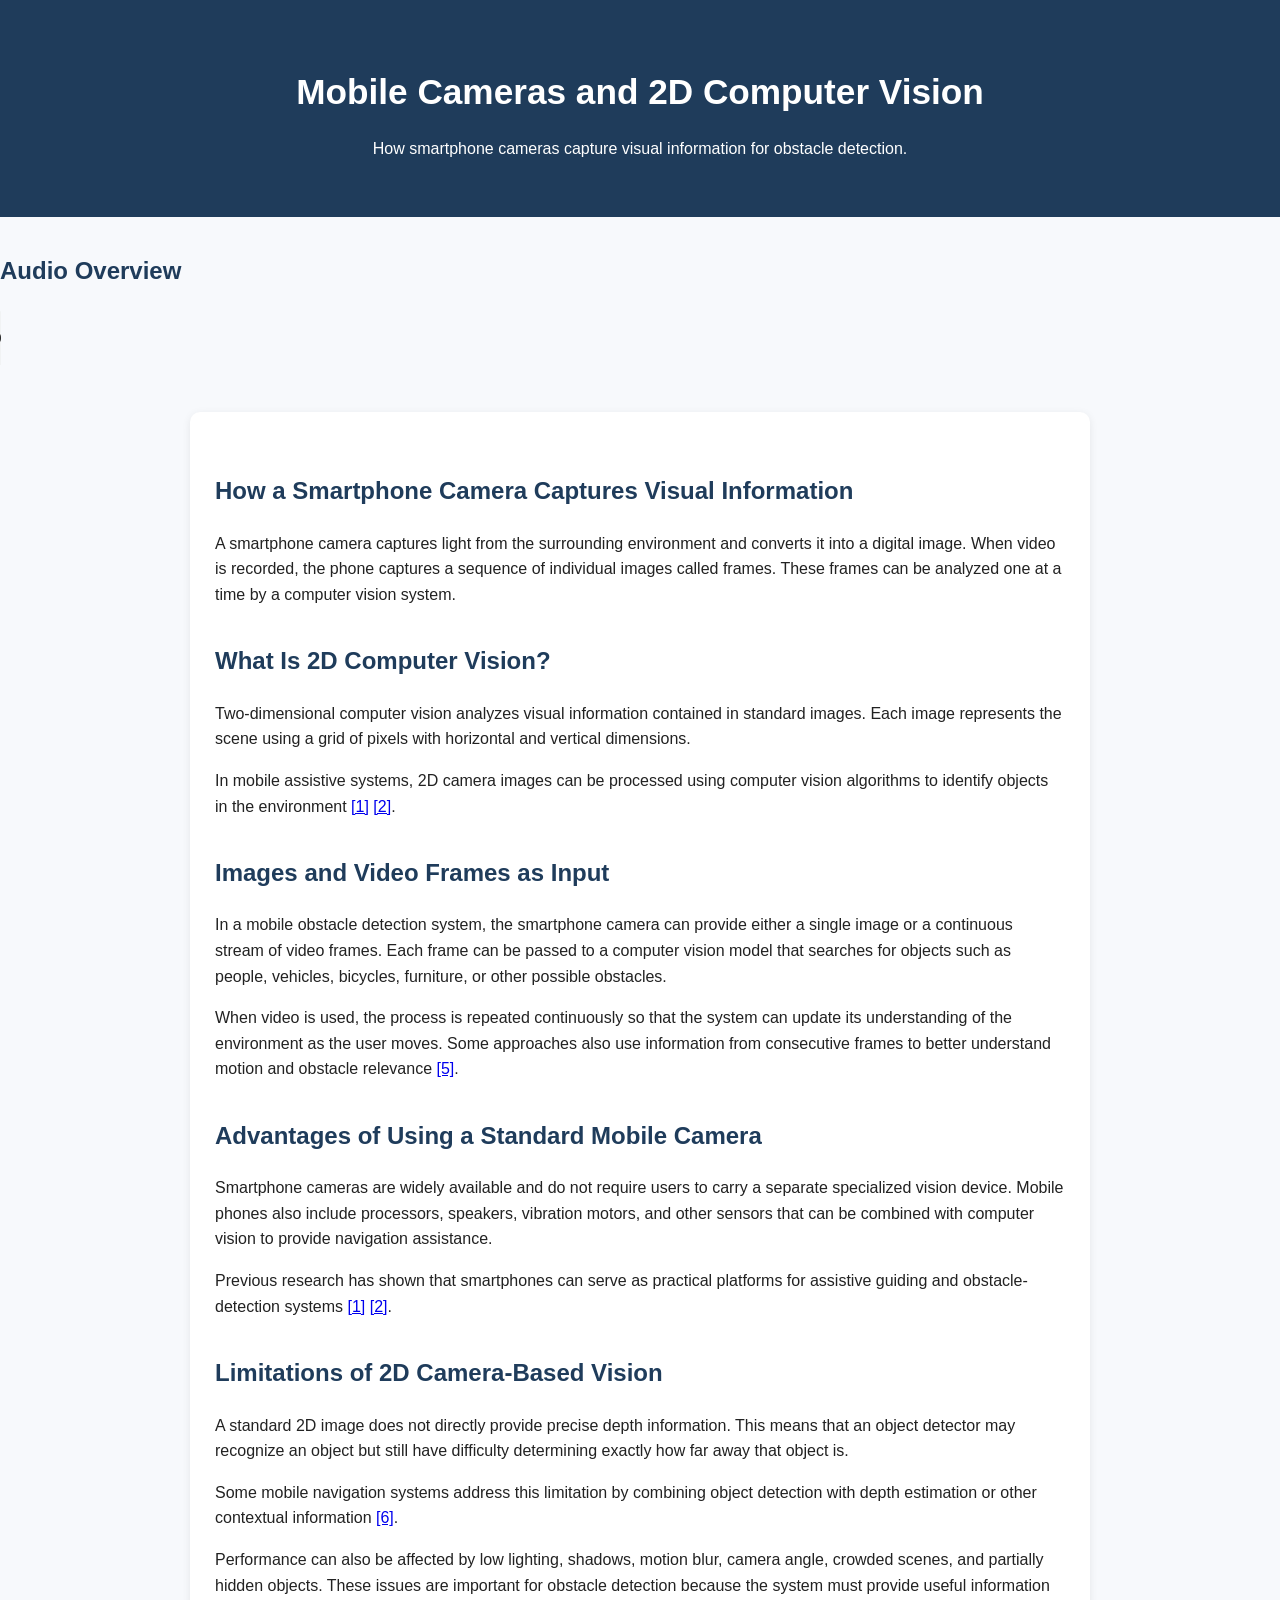
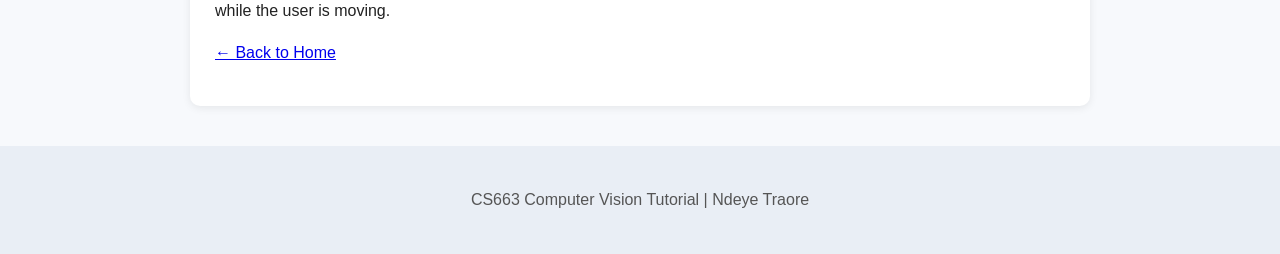
<file: mobile-vision.html>
<!DOCTYPE html>
<html lang="en">
<head>
  <meta charset="UTF-8">
  <meta name="viewport" content="width=device-width, initial-scale=1.0">

  <title>Mobile Cameras and 2D Computer Vision</title>

  <link rel="stylesheet" href="style.css">
</head>

<body>

  <header>
    <h1>Mobile Cameras and 2D Computer Vision</h1>

    <p>
      How smartphone cameras capture visual information for obstacle detection.
    </p>
  </header>

<section class="audio-section">
  <h2>Audio Overview</h2>

  <audio controls>
    <source src="Mobile-vision.m4a" type="audio/mp4">
    Your browser does not support the audio element.
  </audio>
</section>
  
  <main>

    <section class="intro">

      <h2>How a Smartphone Camera Captures Visual Information</h2>

      <p>
        A smartphone camera captures light from the surrounding environment and
        converts it into a digital image. When video is recorded, the phone
        captures a sequence of individual images called frames. These frames can
        be analyzed one at a time by a computer vision system.
      </p>

      <h2>What Is 2D Computer Vision?</h2>

      <p>
        Two-dimensional computer vision analyzes visual information contained
        in standard images. Each image represents the scene using a grid of
        pixels with horizontal and vertical dimensions.
      </p>

      <p>
        In mobile assistive systems, 2D camera images can be processed using
        computer vision algorithms to identify objects in the environment
        <a href="bibliography.html#source1">[1]</a>
        <a href="bibliography.html#source2">[2]</a>.
      </p>

      <h2>Images and Video Frames as Input</h2>

      <p>
        In a mobile obstacle detection system, the smartphone camera can provide
        either a single image or a continuous stream of video frames. Each frame
        can be passed to a computer vision model that searches for objects such as
        people, vehicles, bicycles, furniture, or other possible obstacles.
      </p>

      <p>
        When video is used, the process is repeated continuously so that the
        system can update its understanding of the environment as the user moves.
        Some approaches also use information from consecutive frames to better
        understand motion and obstacle relevance
        <a href="bibliography.html#source5">[5]</a>.
      </p>

      <h2>Advantages of Using a Standard Mobile Camera</h2>

      <p>
        Smartphone cameras are widely available and do not require users to carry
        a separate specialized vision device. Mobile phones also include
        processors, speakers, vibration motors, and other sensors that can be
        combined with computer vision to provide navigation assistance.
      </p>

      <p>
        Previous research has shown that smartphones can serve as practical
        platforms for assistive guiding and obstacle-detection systems
        <a href="bibliography.html#source1">[1]</a>
        <a href="bibliography.html#source2">[2]</a>.
      </p>

      <h2>Limitations of 2D Camera-Based Vision</h2>

      <p>
        A standard 2D image does not directly provide precise depth information.
        This means that an object detector may recognize an object but still have
        difficulty determining exactly how far away that object is.
      </p>

      <p>
        Some mobile navigation systems address this limitation by combining object
        detection with depth estimation or other contextual information
        <a href="bibliography.html#source6">[6]</a>.
      </p>

      <p>
        Performance can also be affected by low lighting, shadows, motion blur,
        camera angle, crowded scenes, and partially hidden objects. These issues
        are important for obstacle detection because the system must provide useful
        information while the user is moving.
      </p>

      <p>
        <a href="index.html">← Back to Home</a>
      </p>

    </section>

  </main>

  <footer>
    <p>CS663 Computer Vision Tutorial | Ndeye Traore</p>
  </footer>

</body>
</html>
</file>
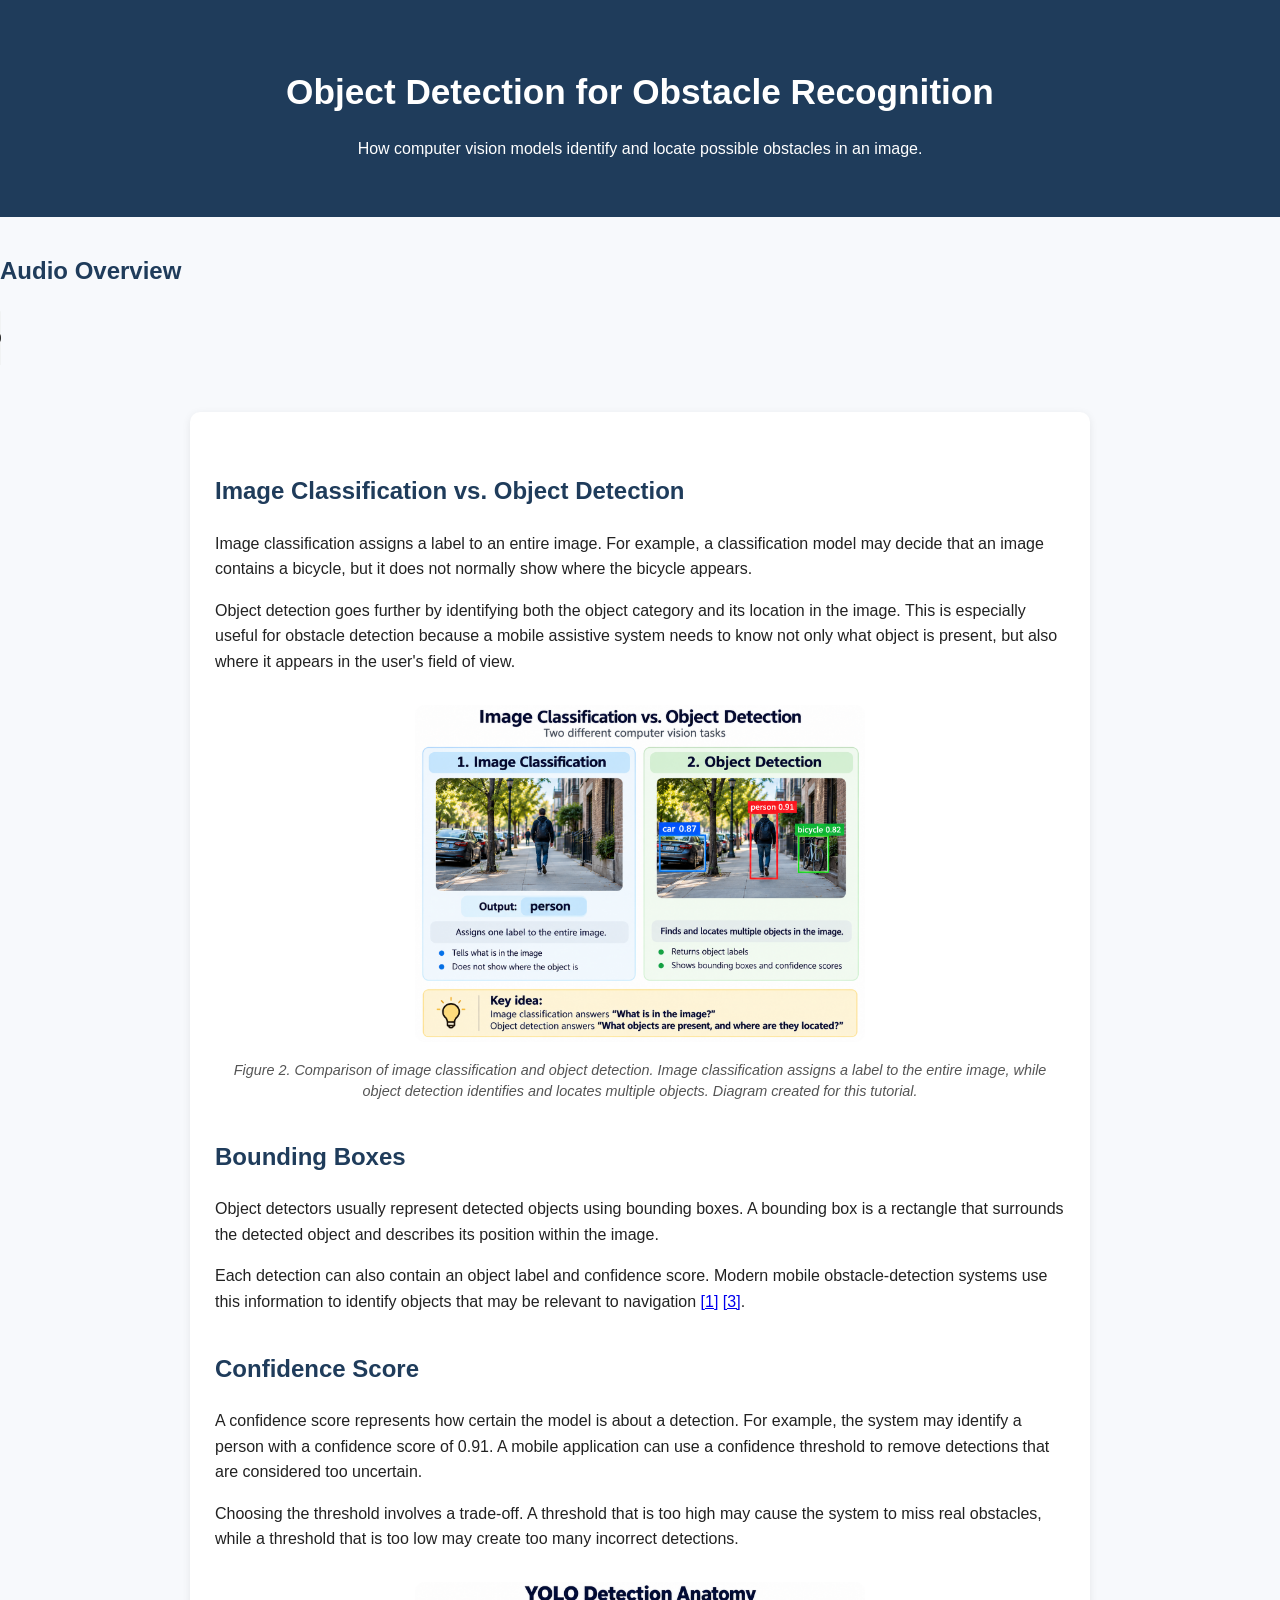
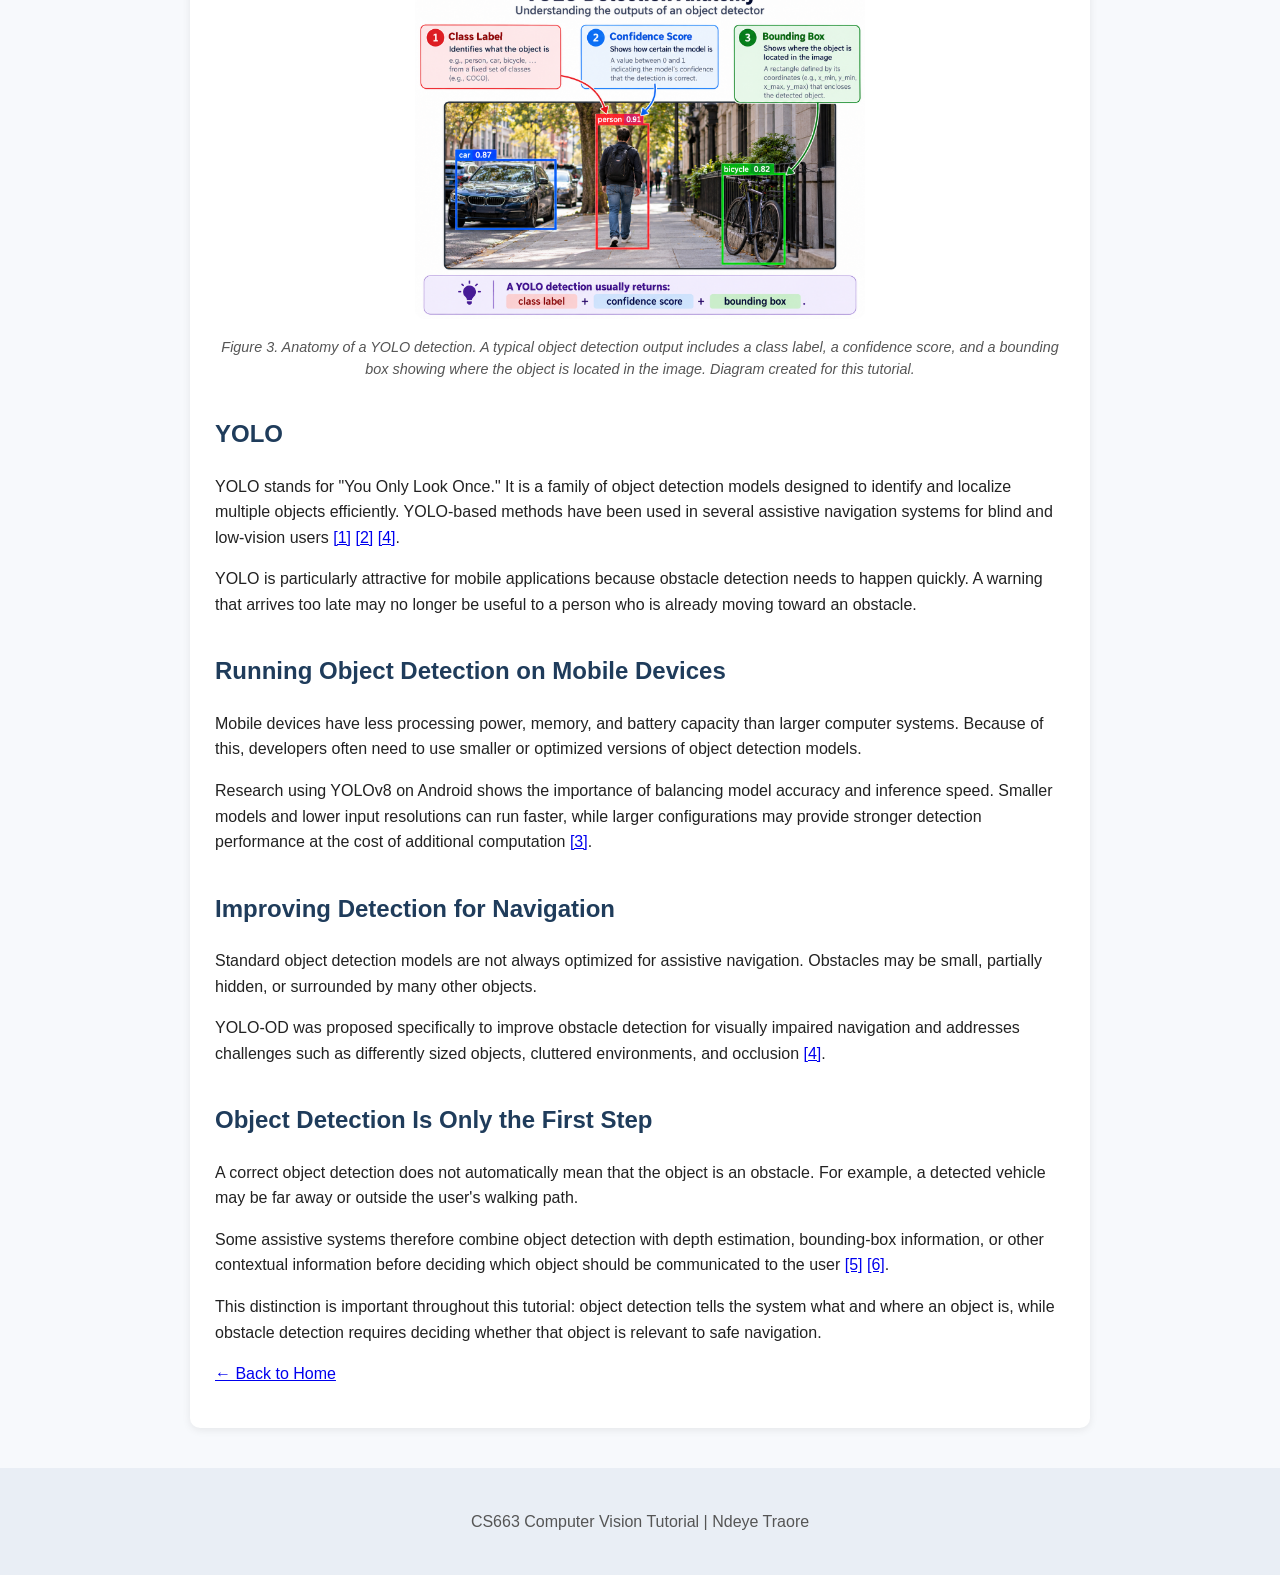
<file: object-detection.html>
<!DOCTYPE html>
<html lang="en">
<head>
  <meta charset="UTF-8">
  <meta name="viewport" content="width=device-width, initial-scale=1.0">

  <title>Object Detection for Obstacle Recognition</title>

  <link rel="stylesheet" href="style.css">
</head>

<body>

  <header>
    <h1>Object Detection for Obstacle Recognition</h1>

    <p>
      How computer vision models identify and locate possible obstacles in an image.
    </p>
  </header>

  <section class="audio-section">
  <h2>Audio Overview</h2>

  <audio controls>
    <source src="Object-detection.m4a" type="audio/mp4">
    Your browser does not support the audio element.
  </audio>
</section>
  <main>

    <section class="intro">

      <h2>Image Classification vs. Object Detection</h2>

      <p>
        Image classification assigns a label to an entire image. For example,
        a classification model may decide that an image contains a bicycle,
        but it does not normally show where the bicycle appears.
      </p>

      <p>
        Object detection goes further by identifying both the object category
        and its location in the image. This is especially useful for obstacle
        detection because a mobile assistive system needs to know not only what
        object is present, but also where it appears in the user's field of view.
        
      </p>
      <figure class="tutorial-figure">

  <img
    src="classification-vs-detection.png"
    alt="Comparison between image classification and object detection. Image classification gives one label for the entire image, while object detection identifies multiple objects using bounding boxes, class labels, and confidence scores."
  >

  <figcaption>
    Figure 2. Comparison of image classification and object detection.
    Image classification assigns a label to the entire image, while
    object detection identifies and locates multiple objects.
    Diagram created for this tutorial.
  </figcaption>

</figure>

      <h2>Bounding Boxes</h2>

      <p>
        Object detectors usually represent detected objects using bounding boxes.
        A bounding box is a rectangle that surrounds the detected object and
        describes its position within the image.
      </p>

      <p>
        Each detection can also contain an object label and confidence score.
        Modern mobile obstacle-detection systems use this information to identify
        objects that may be relevant to navigation
        <a href="bibliography.html#source1">[1]</a>
        <a href="bibliography.html#source3">[3]</a>.
      </p>

      <h2>Confidence Score</h2>

      <p>
        A confidence score represents how certain the model is about a detection.
        For example, the system may identify a person with a confidence score of
        0.91. A mobile application can use a confidence threshold to remove
        detections that are considered too uncertain.
      </p>

      <p>
        Choosing the threshold involves a trade-off. A threshold that is too high
        may cause the system to miss real obstacles, while a threshold that is too
        low may create too many incorrect detections.
      </p>

<figure class="tutorial-figure">

  <img
    src="yolo-anatomy.png"
    alt="YOLO detection anatomy showing class label, confidence score, and bounding box on detected objects in a street image."
  >

  <figcaption>
    Figure 3. Anatomy of a YOLO detection. A typical object detection output
    includes a class label, a confidence score, and a bounding box showing
    where the object is located in the image. Diagram created for this tutorial.
  </figcaption>

</figure>
      
      <h2>YOLO</h2>

      <p>
        YOLO stands for "You Only Look Once." It is a family of object detection
        models designed to identify and localize multiple objects efficiently.
        YOLO-based methods have been used in several assistive navigation systems
        for blind and low-vision users
        <a href="bibliography.html#source1">[1]</a>
        <a href="bibliography.html#source2">[2]</a>
        <a href="bibliography.html#source4">[4]</a>.
      </p>

      <p>
        YOLO is particularly attractive for mobile applications because obstacle
        detection needs to happen quickly. A warning that arrives too late may no
        longer be useful to a person who is already moving toward an obstacle.
      </p>

      <h2>Running Object Detection on Mobile Devices</h2>

      <p>
        Mobile devices have less processing power, memory, and battery capacity
        than larger computer systems. Because of this, developers often need to
        use smaller or optimized versions of object detection models.
      </p>

      <p>
        Research using YOLOv8 on Android shows the importance of balancing model
        accuracy and inference speed. Smaller models and lower input resolutions
        can run faster, while larger configurations may provide stronger detection
        performance at the cost of additional computation
        <a href="bibliography.html#source3">[3]</a>.
      </p>

      <h2>Improving Detection for Navigation</h2>

      <p>
        Standard object detection models are not always optimized for assistive
        navigation. Obstacles may be small, partially hidden, or surrounded by
        many other objects.
      </p>

      <p>
        YOLO-OD was proposed specifically to improve obstacle detection for
        visually impaired navigation and addresses challenges such as differently
        sized objects, cluttered environments, and occlusion
        <a href="bibliography.html#source4">[4]</a>.
      </p>

      <h2>Object Detection Is Only the First Step</h2>

      <p>
        A correct object detection does not automatically mean that the object is
        an obstacle. For example, a detected vehicle may be far away or outside
        the user's walking path.
      </p>

      <p>
        Some assistive systems therefore combine object detection with depth
        estimation, bounding-box information, or other contextual information
        before deciding which object should be communicated to the user
        <a href="bibliography.html#source5">[5]</a>
        <a href="bibliography.html#source6">[6]</a>.
      </p>

      <p>
        This distinction is important throughout this tutorial: object detection
        tells the system what and where an object is, while obstacle detection
        requires deciding whether that object is relevant to safe navigation.
      </p>

      <p>
        <a href="index.html">← Back to Home</a>
      </p>

    </section>

  </main>

  <footer>
    <p>CS663 Computer Vision Tutorial | Ndeye Traore</p>
  </footer>

</body>
</html>
</file>
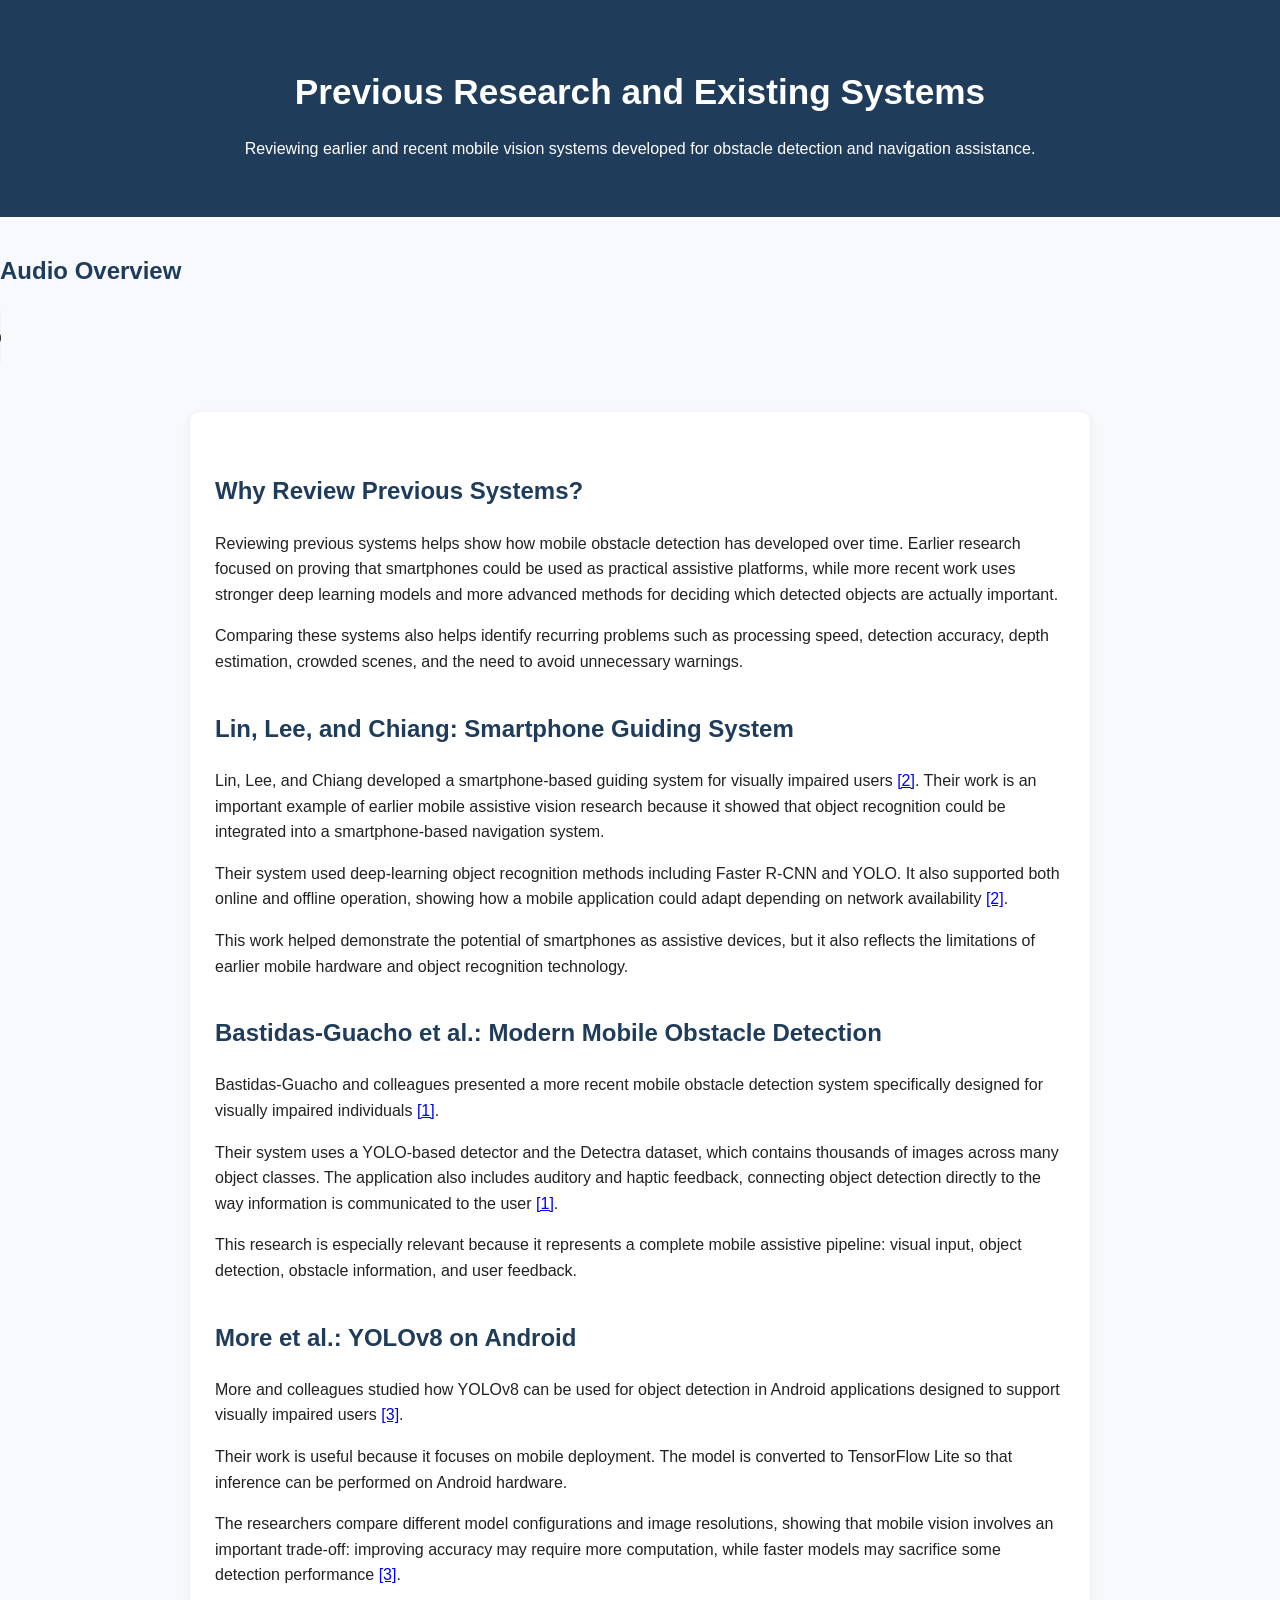
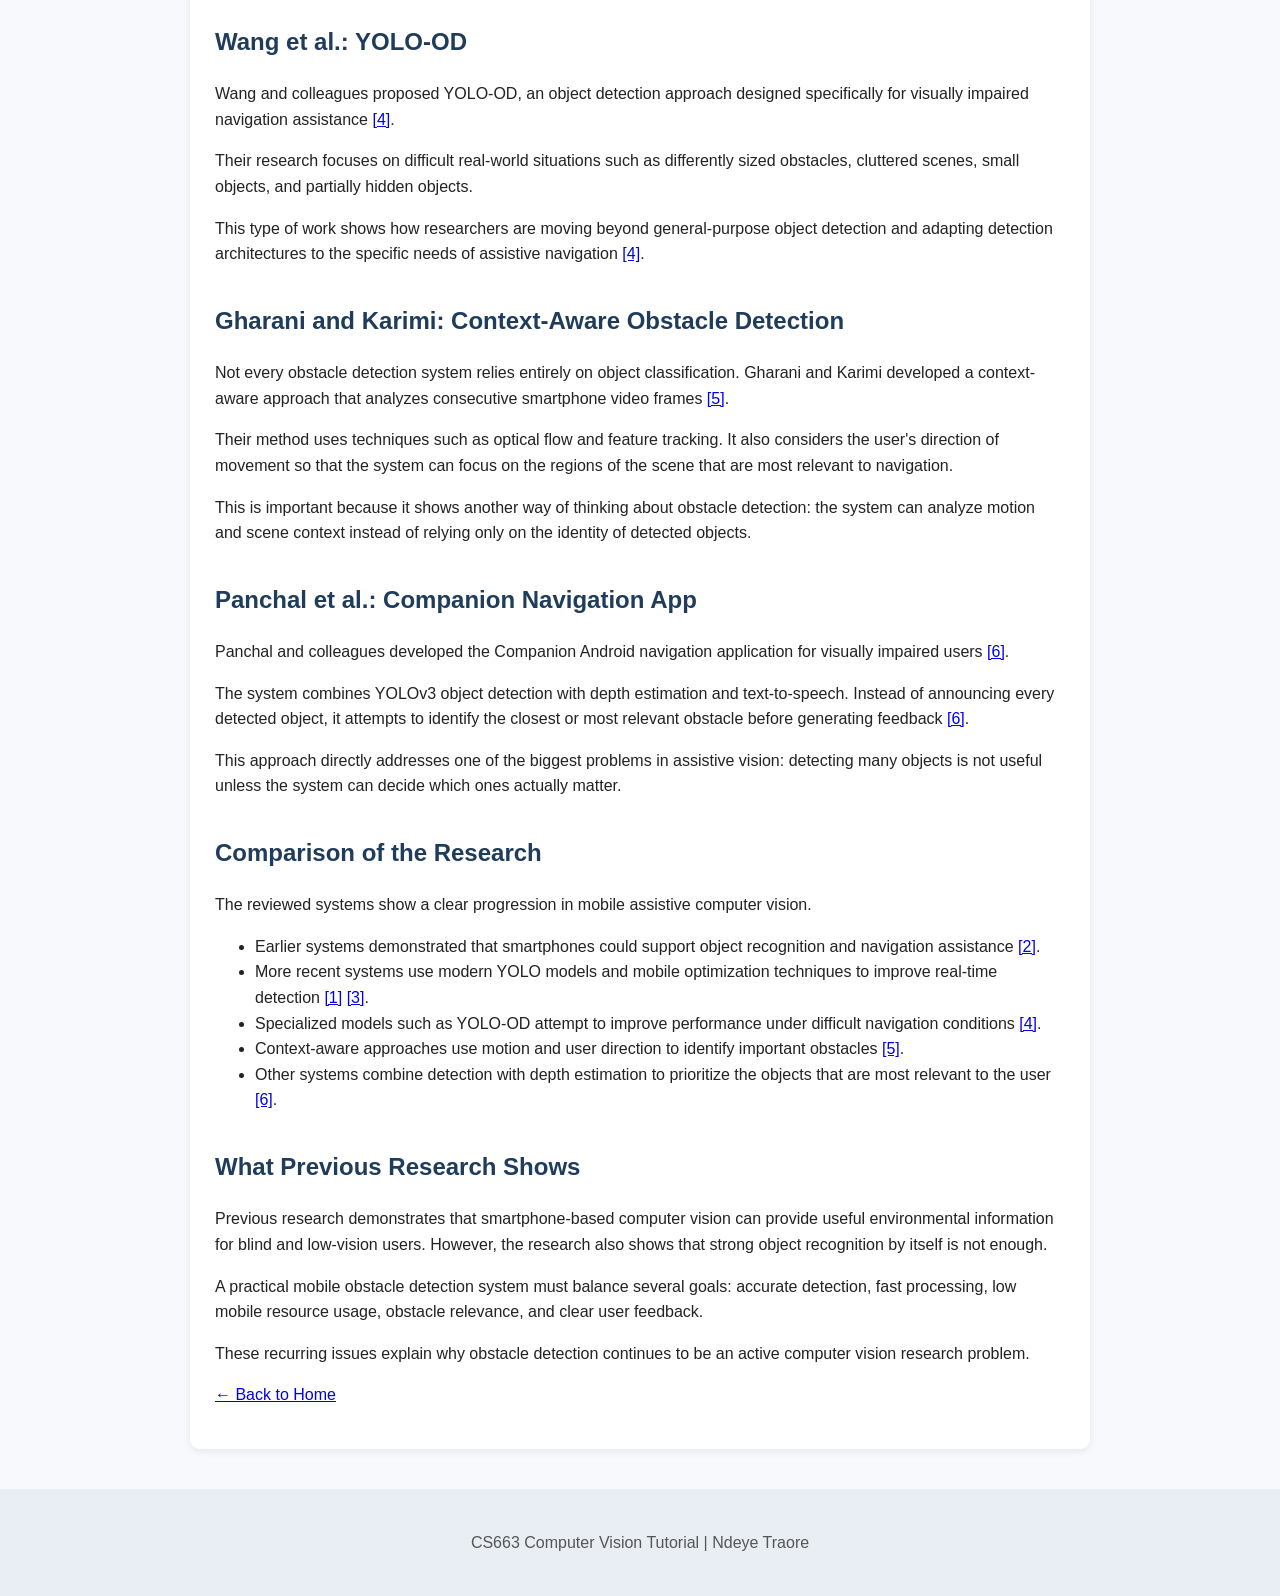
<file: previous-research.html>
<!DOCTYPE html>
<html lang="en">
<head>
  <meta charset="UTF-8">
  <meta name="viewport" content="width=device-width, initial-scale=1.0">

  <title>Previous Research and Existing Systems</title>

  <link rel="stylesheet" href="style.css">
</head>

<body>

  <header>
    <h1>Previous Research and Existing Systems</h1>

    <p>
      Reviewing earlier and recent mobile vision systems developed for
      obstacle detection and navigation assistance.
    </p>
  </header>

<section class="audio-section">
  <h2>Audio Overview</h2>

  <audio controls>
    <source src="Previous-research.m4a" type="audio/mp4">
    Your browser does not support the audio element.
  </audio>
</section>
  
  <main>

    <section class="intro">

      <h2>Why Review Previous Systems?</h2>

      <p>
        Reviewing previous systems helps show how mobile obstacle detection
        has developed over time. Earlier research focused on proving that
        smartphones could be used as practical assistive platforms, while
        more recent work uses stronger deep learning models and more advanced
        methods for deciding which detected objects are actually important.
      </p>

      <p>
        Comparing these systems also helps identify recurring problems such as
        processing speed, detection accuracy, depth estimation, crowded scenes,
        and the need to avoid unnecessary warnings.
      </p>

      <h2>Lin, Lee, and Chiang: Smartphone Guiding System</h2>

      <p>
        Lin, Lee, and Chiang developed a smartphone-based guiding system for
        visually impaired users
        <a href="bibliography.html#source2">[2]</a>.
        Their work is an important example of earlier mobile assistive vision
        research because it showed that object recognition could be integrated
        into a smartphone-based navigation system.
      </p>

      <p>
        Their system used deep-learning object recognition methods including
        Faster R-CNN and YOLO. It also supported both online and offline
        operation, showing how a mobile application could adapt depending on
        network availability
        <a href="bibliography.html#source2">[2]</a>.
      </p>

      <p>
        This work helped demonstrate the potential of smartphones as assistive
        devices, but it also reflects the limitations of earlier mobile hardware
        and object recognition technology.
      </p>

      <h2>Bastidas-Guacho et al.: Modern Mobile Obstacle Detection</h2>

      <p>
        Bastidas-Guacho and colleagues presented a more recent mobile obstacle
        detection system specifically designed for visually impaired individuals
        <a href="bibliography.html#source1">[1]</a>.
      </p>

      <p>
        Their system uses a YOLO-based detector and the Detectra dataset, which
        contains thousands of images across many object classes. The application
        also includes auditory and haptic feedback, connecting object detection
        directly to the way information is communicated to the user
        <a href="bibliography.html#source1">[1]</a>.
      </p>

      <p>
        This research is especially relevant because it represents a complete
        mobile assistive pipeline: visual input, object detection, obstacle
        information, and user feedback.
      </p>

      <h2>More et al.: YOLOv8 on Android</h2>

      <p>
        More and colleagues studied how YOLOv8 can be used for object detection
        in Android applications designed to support visually impaired users
        <a href="bibliography.html#source3">[3]</a>.
      </p>

      <p>
        Their work is useful because it focuses on mobile deployment. The model
        is converted to TensorFlow Lite so that inference can be performed on
        Android hardware.
      </p>

      <p>
        The researchers compare different model configurations and image
        resolutions, showing that mobile vision involves an important trade-off:
        improving accuracy may require more computation, while faster models may
        sacrifice some detection performance
        <a href="bibliography.html#source3">[3]</a>.
      </p>

      <h2>Wang et al.: YOLO-OD</h2>

      <p>
        Wang and colleagues proposed YOLO-OD, an object detection approach
        designed specifically for visually impaired navigation assistance
        <a href="bibliography.html#source4">[4]</a>.
      </p>

      <p>
        Their research focuses on difficult real-world situations such as
        differently sized obstacles, cluttered scenes, small objects, and
        partially hidden objects.
      </p>

      <p>
        This type of work shows how researchers are moving beyond general-purpose
        object detection and adapting detection architectures to the specific
        needs of assistive navigation
        <a href="bibliography.html#source4">[4]</a>.
      </p>

      <h2>Gharani and Karimi: Context-Aware Obstacle Detection</h2>

      <p>
        Not every obstacle detection system relies entirely on object
        classification. Gharani and Karimi developed a context-aware approach
        that analyzes consecutive smartphone video frames
        <a href="bibliography.html#source5">[5]</a>.
      </p>

      <p>
        Their method uses techniques such as optical flow and feature tracking.
        It also considers the user's direction of movement so that the system can
        focus on the regions of the scene that are most relevant to navigation.
      </p>

      <p>
        This is important because it shows another way of thinking about obstacle
        detection: the system can analyze motion and scene context instead of
        relying only on the identity of detected objects.
      </p>

      <h2>Panchal et al.: Companion Navigation App</h2>

      <p>
        Panchal and colleagues developed the Companion Android navigation
        application for visually impaired users
        <a href="bibliography.html#source6">[6]</a>.
      </p>

      <p>
        The system combines YOLOv3 object detection with depth estimation and
        text-to-speech. Instead of announcing every detected object, it attempts
        to identify the closest or most relevant obstacle before generating
        feedback
        <a href="bibliography.html#source6">[6]</a>.
      </p>

      <p>
        This approach directly addresses one of the biggest problems in assistive
        vision: detecting many objects is not useful unless the system can decide
        which ones actually matter.
      </p>

      <h2>Comparison of the Research</h2>

      <p>
        The reviewed systems show a clear progression in mobile assistive
        computer vision.
      </p>

      <ul>
        <li>
          Earlier systems demonstrated that smartphones could support object
          recognition and navigation assistance
          <a href="bibliography.html#source2">[2]</a>.
        </li>

        <li>
          More recent systems use modern YOLO models and mobile optimization
          techniques to improve real-time detection
          <a href="bibliography.html#source1">[1]</a>
          <a href="bibliography.html#source3">[3]</a>.
        </li>

        <li>
          Specialized models such as YOLO-OD attempt to improve performance
          under difficult navigation conditions
          <a href="bibliography.html#source4">[4]</a>.
        </li>

        <li>
          Context-aware approaches use motion and user direction to identify
          important obstacles
          <a href="bibliography.html#source5">[5]</a>.
        </li>

        <li>
          Other systems combine detection with depth estimation to prioritize
          the objects that are most relevant to the user
          <a href="bibliography.html#source6">[6]</a>.
        </li>
      </ul>

      <h2>What Previous Research Shows</h2>

      <p>
        Previous research demonstrates that smartphone-based computer vision
        can provide useful environmental information for blind and low-vision
        users. However, the research also shows that strong object recognition
        by itself is not enough.
      </p>

      <p>
        A practical mobile obstacle detection system must balance several goals:
        accurate detection, fast processing, low mobile resource usage, obstacle
        relevance, and clear user feedback.
      </p>

      <p>
        These recurring issues explain why obstacle detection continues to be
        an active computer vision research problem.
      </p>

      <p>
        <a href="index.html">← Back to Home</a>
      </p>

    </section>

  </main>

  <footer>
    <p>CS663 Computer Vision Tutorial | Ndeye Traore</p>
  </footer>

</body>
</html>
</file>
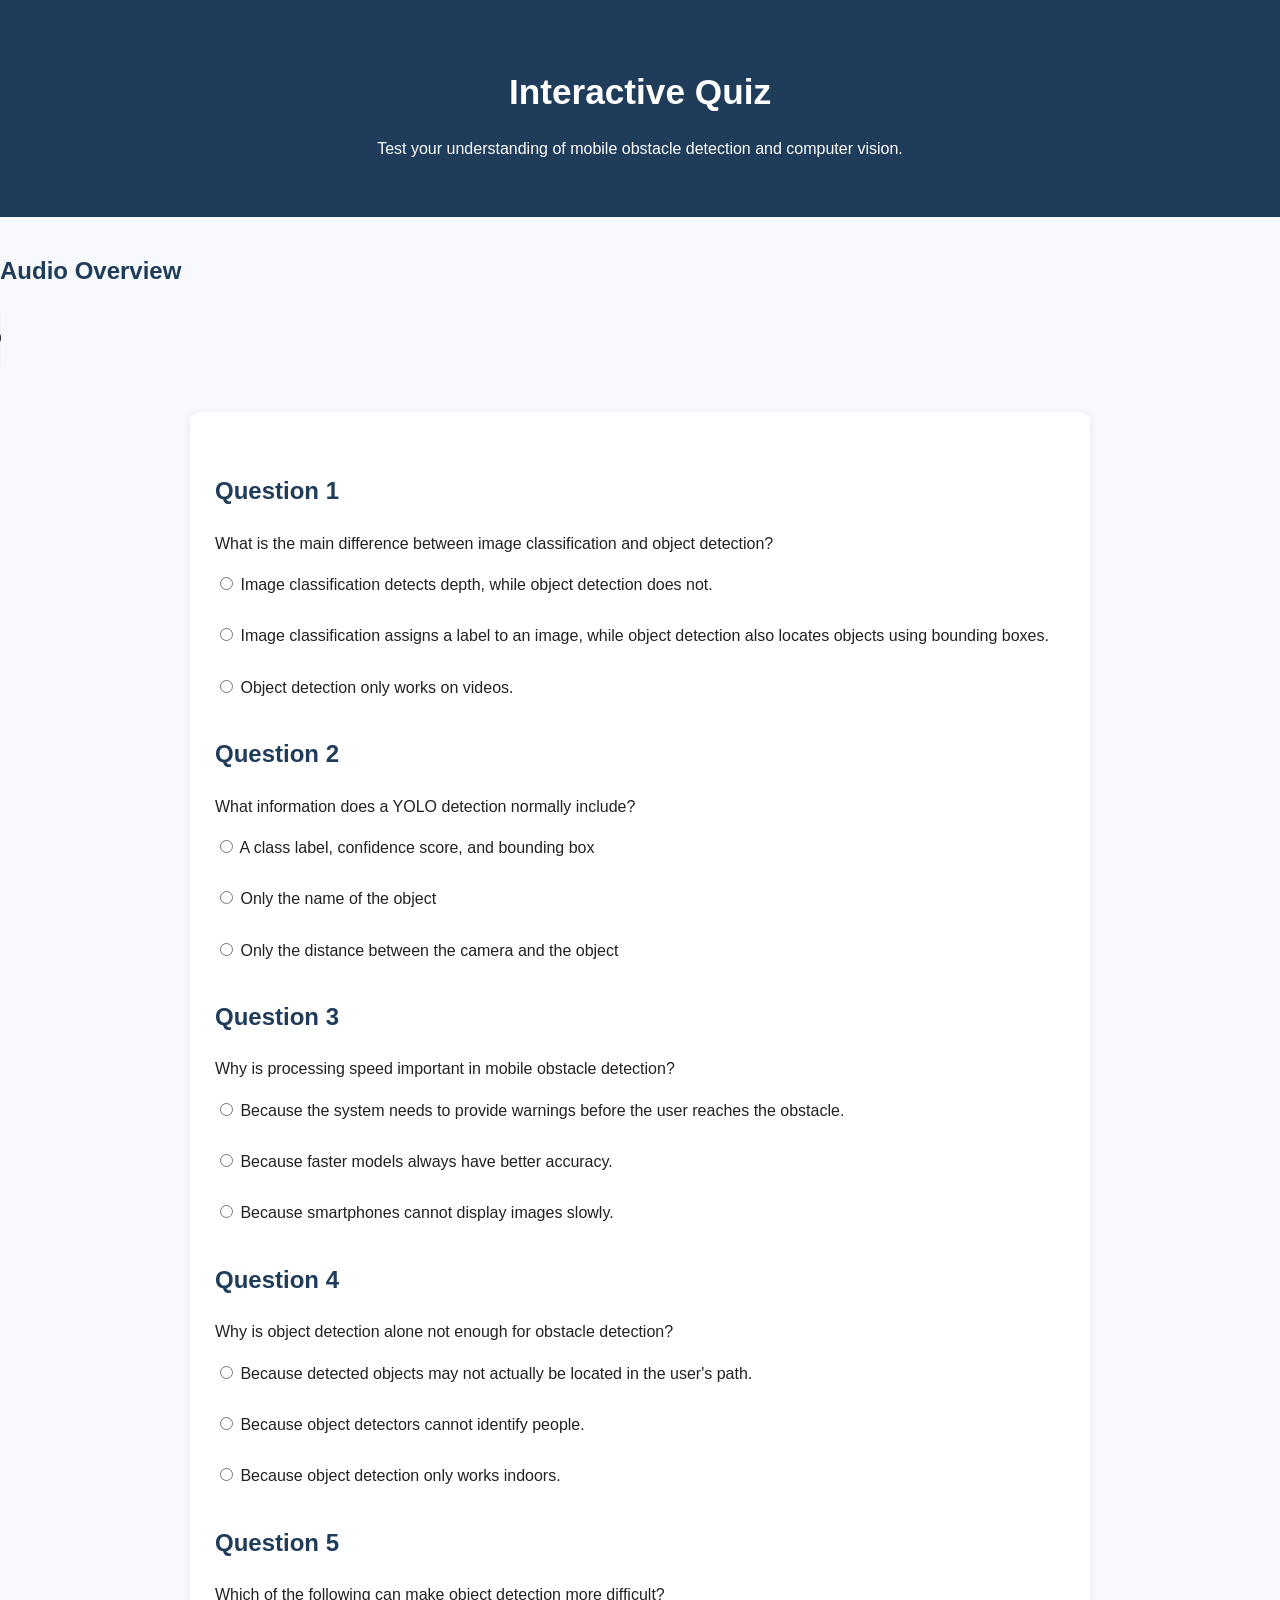
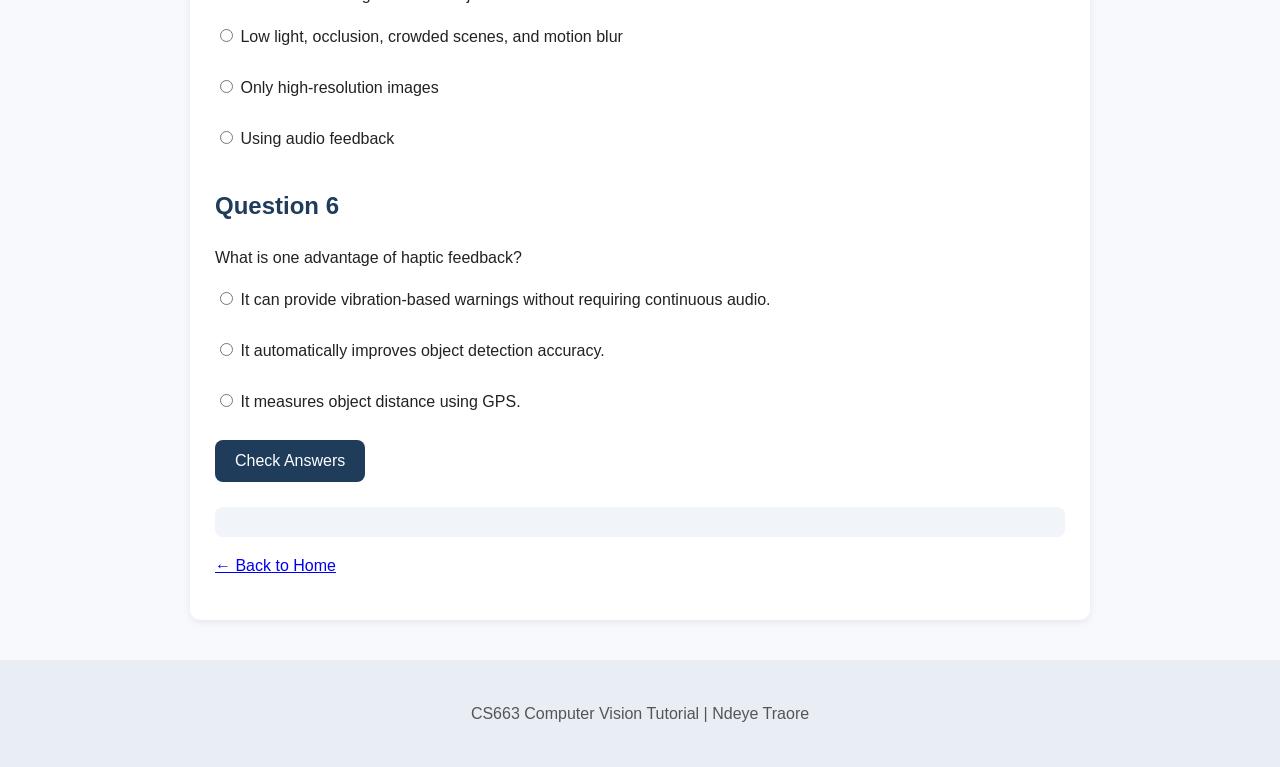
<file: quiz.html>
<!DOCTYPE html>
<html lang="en">
<head>
  <meta charset="UTF-8">
  <meta name="viewport" content="width=device-width, initial-scale=1.0">

  <title>Interactive Quiz</title>

  <link rel="stylesheet" href="style.css">
</head>

<body>

  <header>
    <h1>Interactive Quiz</h1>

    <p>
      Test your understanding of mobile obstacle detection and computer vision.
    </p>
  </header>

<section class="audio-section">
  <h2>Audio Overview</h2>

  <audio controls>
    <source src="Quiz.m4a" type="audio/mp4">
    Your browser does not support the audio element.
  </audio>
</section>
  
  <main>

    <section class="intro">

      <form id="quizForm">

        <h2>Question 1</h2>
        <p>
          What is the main difference between image classification and object detection?
        </p>

        <label>
          <input type="radio" name="q1" value="a">
          Image classification detects depth, while object detection does not.
        </label><br><br>

        <label>
          <input type="radio" name="q1" value="b">
          Image classification assigns a label to an image, while object detection
          also locates objects using bounding boxes.
        </label><br><br>

        <label>
          <input type="radio" name="q1" value="c">
          Object detection only works on videos.
        </label>


        <h2>Question 2</h2>
        <p>
          What information does a YOLO detection normally include?
        </p>

        <label>
          <input type="radio" name="q2" value="a">
          A class label, confidence score, and bounding box
        </label><br><br>

        <label>
          <input type="radio" name="q2" value="b">
          Only the name of the object
        </label><br><br>

        <label>
          <input type="radio" name="q2" value="c">
          Only the distance between the camera and the object
        </label>


        <h2>Question 3</h2>
        <p>
          Why is processing speed important in mobile obstacle detection?
        </p>

        <label>
          <input type="radio" name="q3" value="a">
          Because the system needs to provide warnings before the user reaches
          the obstacle.
        </label><br><br>

        <label>
          <input type="radio" name="q3" value="b">
          Because faster models always have better accuracy.
        </label><br><br>

        <label>
          <input type="radio" name="q3" value="c">
          Because smartphones cannot display images slowly.
        </label>


        <h2>Question 4</h2>
        <p>
          Why is object detection alone not enough for obstacle detection?
        </p>

        <label>
          <input type="radio" name="q4" value="a">
          Because detected objects may not actually be located in the user's path.
        </label><br><br>

        <label>
          <input type="radio" name="q4" value="b">
          Because object detectors cannot identify people.
        </label><br><br>

        <label>
          <input type="radio" name="q4" value="c">
          Because object detection only works indoors.
        </label>


        <h2>Question 5</h2>
        <p>
          Which of the following can make object detection more difficult?
        </p>

        <label>
          <input type="radio" name="q5" value="a">
          Low light, occlusion, crowded scenes, and motion blur
        </label><br><br>

        <label>
          <input type="radio" name="q5" value="b">
          Only high-resolution images
        </label><br><br>

        <label>
          <input type="radio" name="q5" value="c">
          Using audio feedback
        </label>


        <h2>Question 6</h2>
        <p>
          What is one advantage of haptic feedback?
        </p>

        <label>
          <input type="radio" name="q6" value="a">
          It can provide vibration-based warnings without requiring continuous audio.
        </label><br><br>

        <label>
          <input type="radio" name="q6" value="b">
          It automatically improves object detection accuracy.
        </label><br><br>

        <label>
          <input type="radio" name="q6" value="c">
          It measures object distance using GPS.
        </label>


        <br><br>

        <button type="button" onclick="gradeQuiz()">
          Check Answers
        </button>

      </form>

      <div id="quizResult"></div>

      <p>
        <a href="index.html">← Back to Home</a>
      </p>

    </section>

  </main>

  <footer>
    <p>CS663 Computer Vision Tutorial | Ndeye Traore</p>
  </footer>


  <script>
    function gradeQuiz() {

      const answers = {
        q1: "b",
        q2: "a",
        q3: "a",
        q4: "a",
        q5: "a",
        q6: "a"
      };

      let score = 0;
      let answered = 0;

      for (const question in answers) {

        const selected =
          document.querySelector('input[name="' + question + '"]:checked');

        if (selected) {
          answered++;

          if (selected.value === answers[question]) {
            score++;
          }
        }
      }

      const result = document.getElementById("quizResult");

      if (answered < 6) {
        result.innerHTML =
          "<h2>Please answer all six questions before checking your score.</h2>";
        return;
      }

      let message = "";

      if (score === 6) {
        message = "Excellent! You have a strong understanding of the topic.";
      }
      else if (score >= 4) {
        message = "Good job! You understand most of the main concepts.";
      }
      else {
        message = "Review the tutorial sections and try the quiz again.";
      }

      result.innerHTML =
        "<h2>Your Score: " + score + "/6</h2>" +
        "<p>" + message + "</p>";
    }
  </script>

</body>
</html>
</file>
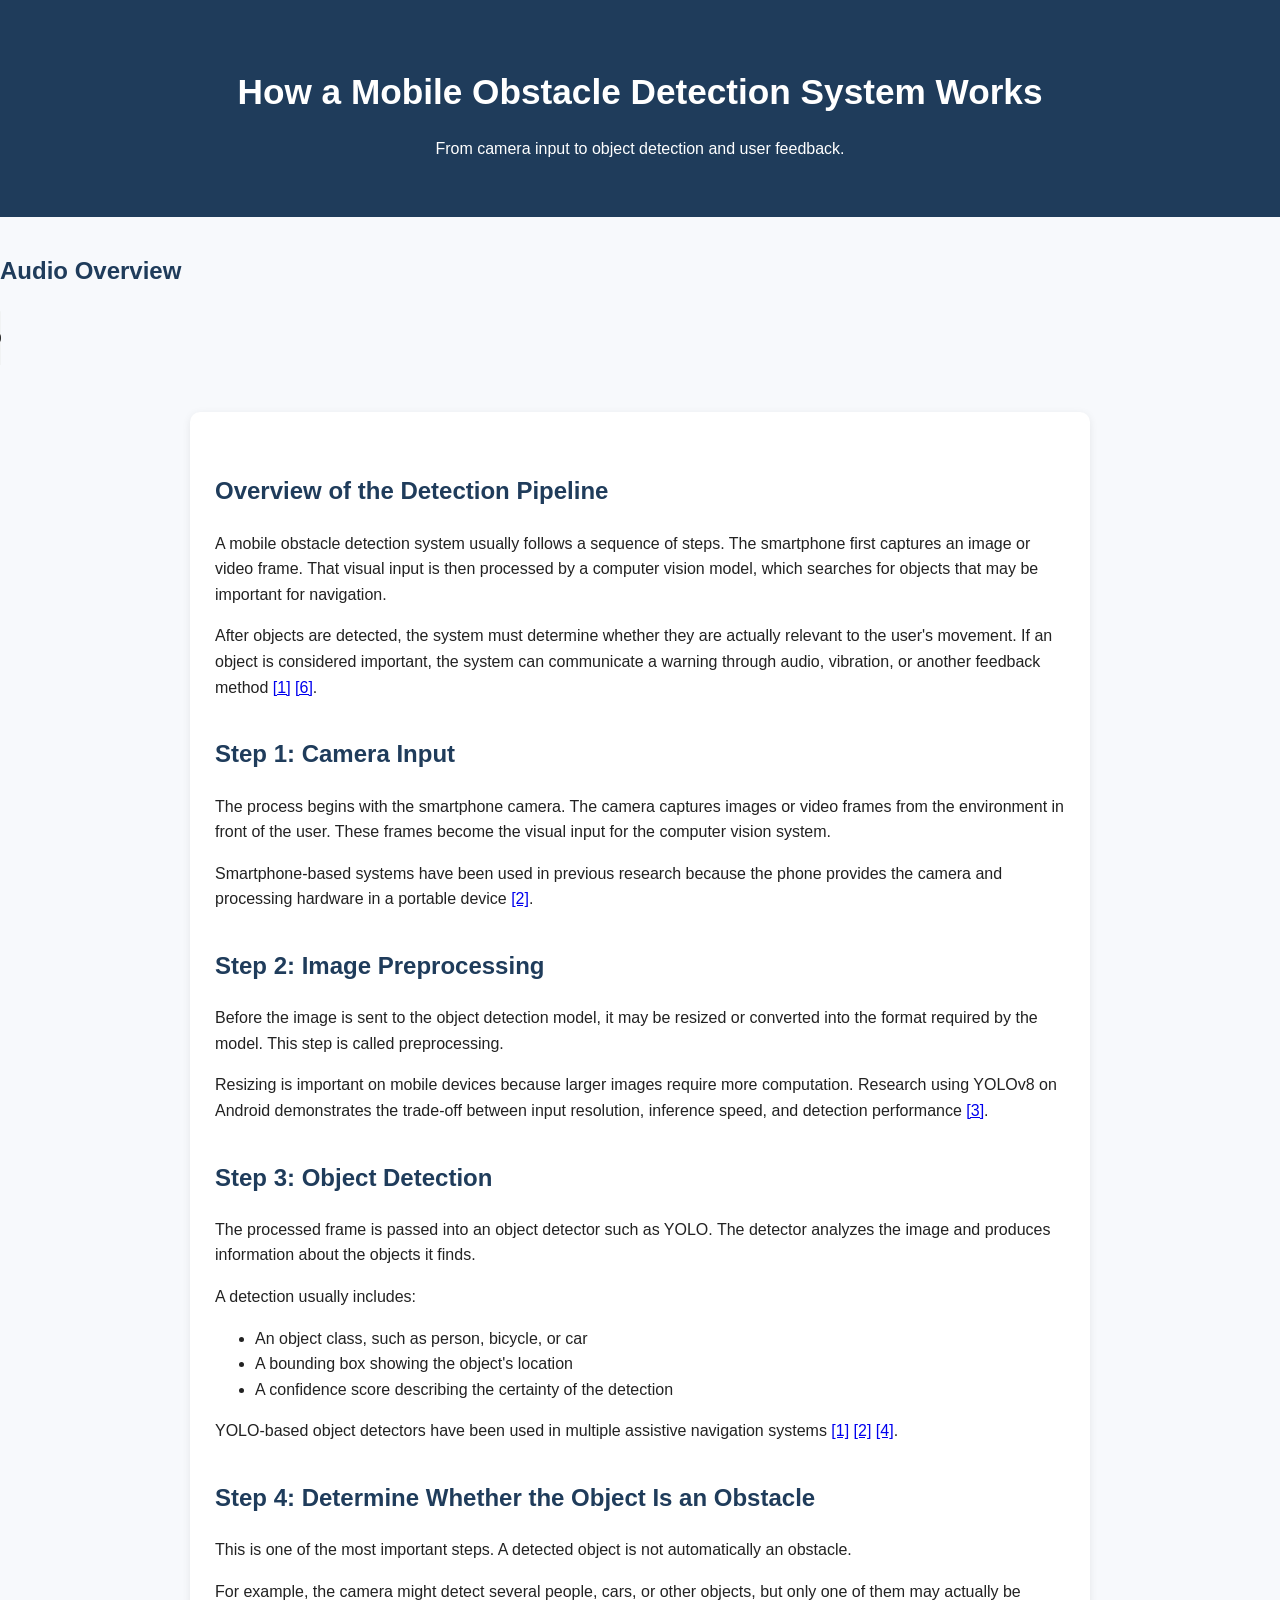
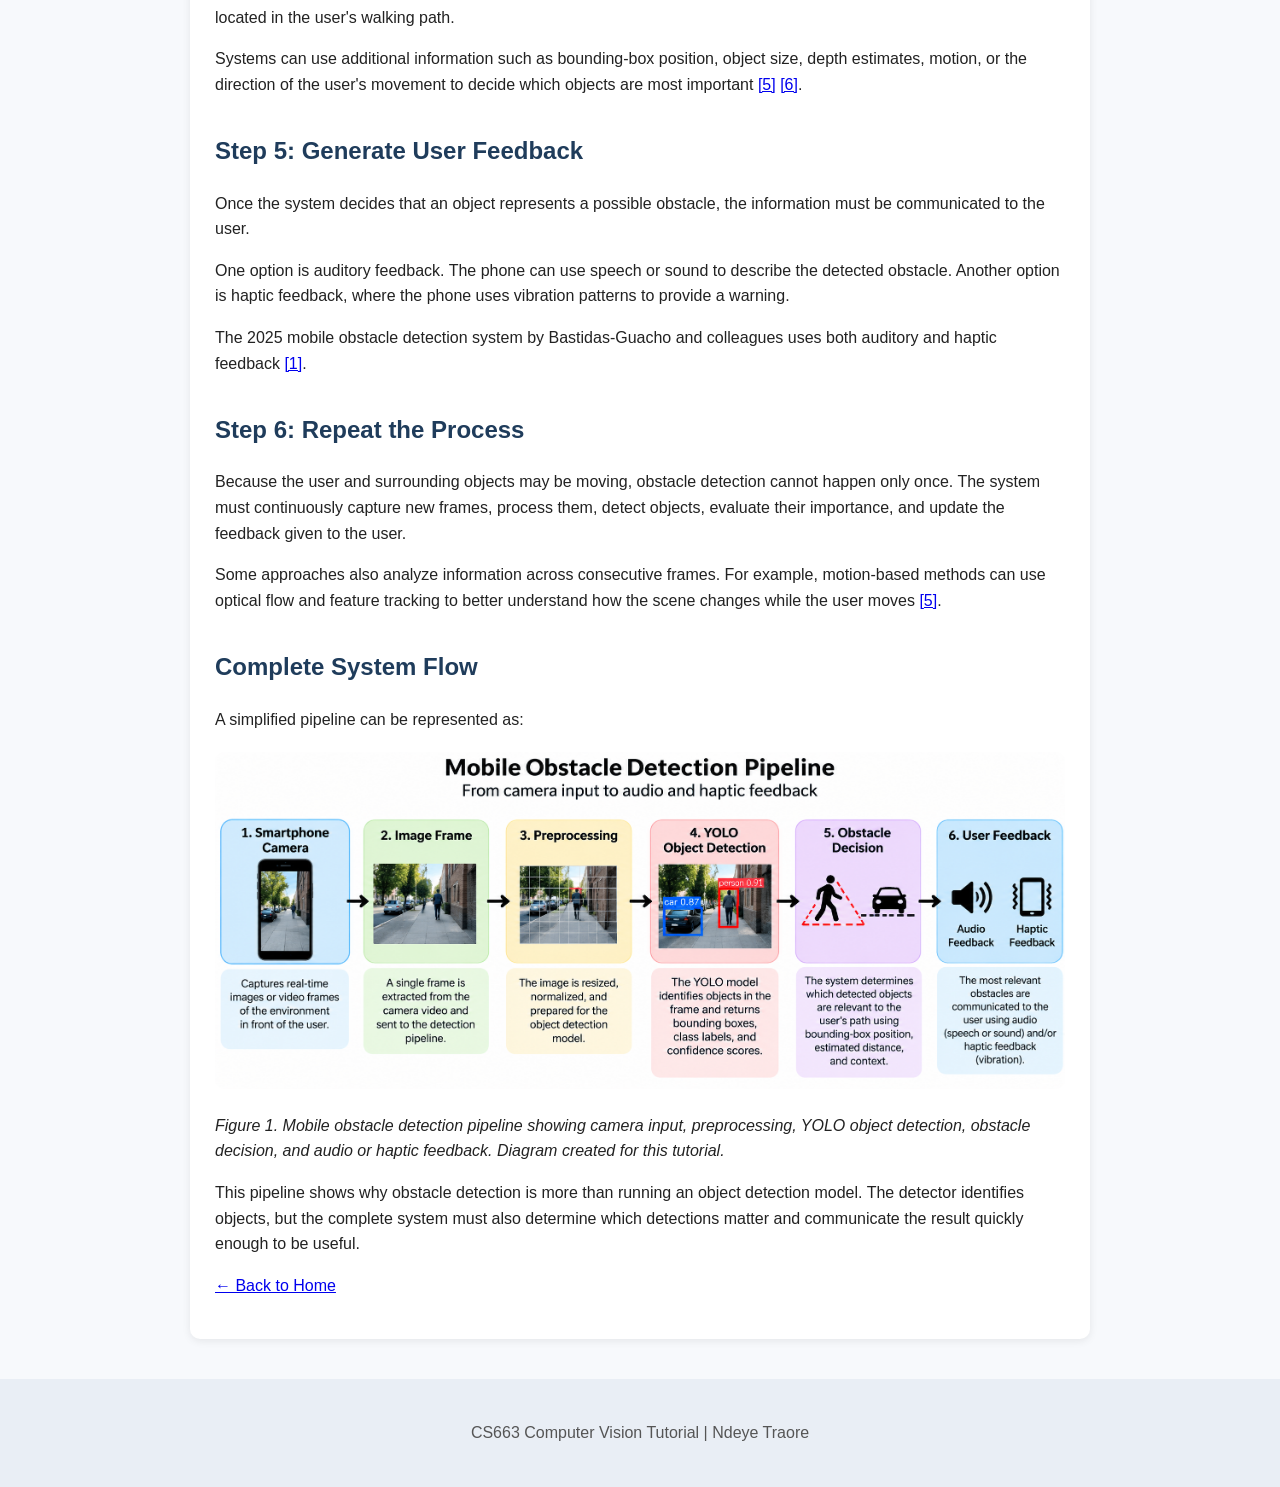
<file: system-workflow.html>
<!DOCTYPE html>
<html lang="en">
<head>
  <meta charset="UTF-8">
  <meta name="viewport" content="width=device-width, initial-scale=1.0">

  <title>How a Mobile Obstacle Detection System Works</title>

  <link rel="stylesheet" href="style.css">
</head>

<body>

  <header>
    <h1>How a Mobile Obstacle Detection System Works</h1>

    <p>
      From camera input to object detection and user feedback.
    </p>
  </header>

<section class="audio-section">
  <h2>Audio Overview</h2>

  <audio controls>
    <source src="System-Workflow.m4a" type="audio/mp4">
    Your browser does not support the audio element.
  </audio>
</section>
  
  <main>

    <section class="intro">

      <h2>Overview of the Detection Pipeline</h2>

      <p>
        A mobile obstacle detection system usually follows a sequence of steps.
        The smartphone first captures an image or video frame. That visual input
        is then processed by a computer vision model, which searches for objects
        that may be important for navigation.
      </p>

      <p>
        After objects are detected, the system must determine whether they are
        actually relevant to the user's movement. If an object is considered
        important, the system can communicate a warning through audio, vibration,
        or another feedback method
        <a href="bibliography.html#source1">[1]</a>
        <a href="bibliography.html#source6">[6]</a>.
      </p>

      <h2>Step 1: Camera Input</h2>

      <p>
        The process begins with the smartphone camera. The camera captures images
        or video frames from the environment in front of the user. These frames
        become the visual input for the computer vision system.
      </p>

      <p>
        Smartphone-based systems have been used in previous research because the
        phone provides the camera and processing hardware in a portable device
        <a href="bibliography.html#source2">[2]</a>.
      </p>

      <h2>Step 2: Image Preprocessing</h2>

      <p>
        Before the image is sent to the object detection model, it may be resized
        or converted into the format required by the model. This step is called
        preprocessing.
      </p>

      <p>
        Resizing is important on mobile devices because larger images require more
        computation. Research using YOLOv8 on Android demonstrates the trade-off
        between input resolution, inference speed, and detection performance
        <a href="bibliography.html#source3">[3]</a>.
      </p>

      <h2>Step 3: Object Detection</h2>

      <p>
        The processed frame is passed into an object detector such as YOLO.
        The detector analyzes the image and produces information about the objects
        it finds.
      </p>

      <p>
        A detection usually includes:
      </p>

      <ul>
        <li>An object class, such as person, bicycle, or car</li>
        <li>A bounding box showing the object's location</li>
        <li>A confidence score describing the certainty of the detection</li>
      </ul>

      <p>
        YOLO-based object detectors have been used in multiple assistive
        navigation systems
        <a href="bibliography.html#source1">[1]</a>
        <a href="bibliography.html#source2">[2]</a>
        <a href="bibliography.html#source4">[4]</a>.
      </p>

      <h2>Step 4: Determine Whether the Object Is an Obstacle</h2>

      <p>
        This is one of the most important steps. A detected object is not
        automatically an obstacle.
      </p>

      <p>
        For example, the camera might detect several people, cars, or other
        objects, but only one of them may actually be located in the user's
        walking path.
      </p>

      <p>
        Systems can use additional information such as bounding-box position,
        object size, depth estimates, motion, or the direction of the user's
        movement to decide which objects are most important
        <a href="bibliography.html#source5">[5]</a>
        <a href="bibliography.html#source6">[6]</a>.
      </p>

      <h2>Step 5: Generate User Feedback</h2>

      <p>
        Once the system decides that an object represents a possible obstacle,
        the information must be communicated to the user.
      </p>

      <p>
        One option is auditory feedback. The phone can use speech or sound to
        describe the detected obstacle. Another option is haptic feedback, where
        the phone uses vibration patterns to provide a warning.
      </p>

      <p>
        The 2025 mobile obstacle detection system by Bastidas-Guacho and
        colleagues uses both auditory and haptic feedback
        <a href="bibliography.html#source1">[1]</a>.
      </p>

      <h2>Step 6: Repeat the Process</h2>

      <p>
        Because the user and surrounding objects may be moving, obstacle detection
        cannot happen only once. The system must continuously capture new frames,
        process them, detect objects, evaluate their importance, and update the
        feedback given to the user.
      </p>

      <p>
        Some approaches also analyze information across consecutive frames.
        For example, motion-based methods can use optical flow and feature
        tracking to better understand how the scene changes while the user moves
        <a href="bibliography.html#source5">[5]</a>.
      </p>

      <h2>Complete System Flow</h2>

      <p>
        A simplified pipeline can be represented as: <img src="obstacle-pipeline.png"
     alt="Mobile obstacle detection pipeline from smartphone camera to user feedback"
     style="width:100%; max-width:1000px; margin-top:20px; border-radius:10px;">

<p>
  <em>
    Figure 1. Mobile obstacle detection pipeline showing camera input,
    preprocessing, YOLO object detection, obstacle decision, and audio or
    haptic feedback. Diagram created for this tutorial.
  </em>
</p>
      </p>

      <p>
        
      </p>

      <p>
        This pipeline shows why obstacle detection is more than running an object
        detection model. The detector identifies objects, but the complete system
        must also determine which detections matter and communicate the result
        quickly enough to be useful.
      </p>

      <p>
        <a href="index.html">← Back to Home</a>
      </p>

    </section>

  </main>

  <footer>
    <p>CS663 Computer Vision Tutorial | Ndeye Traore</p>
  </footer>

</body>
</html>
</file>
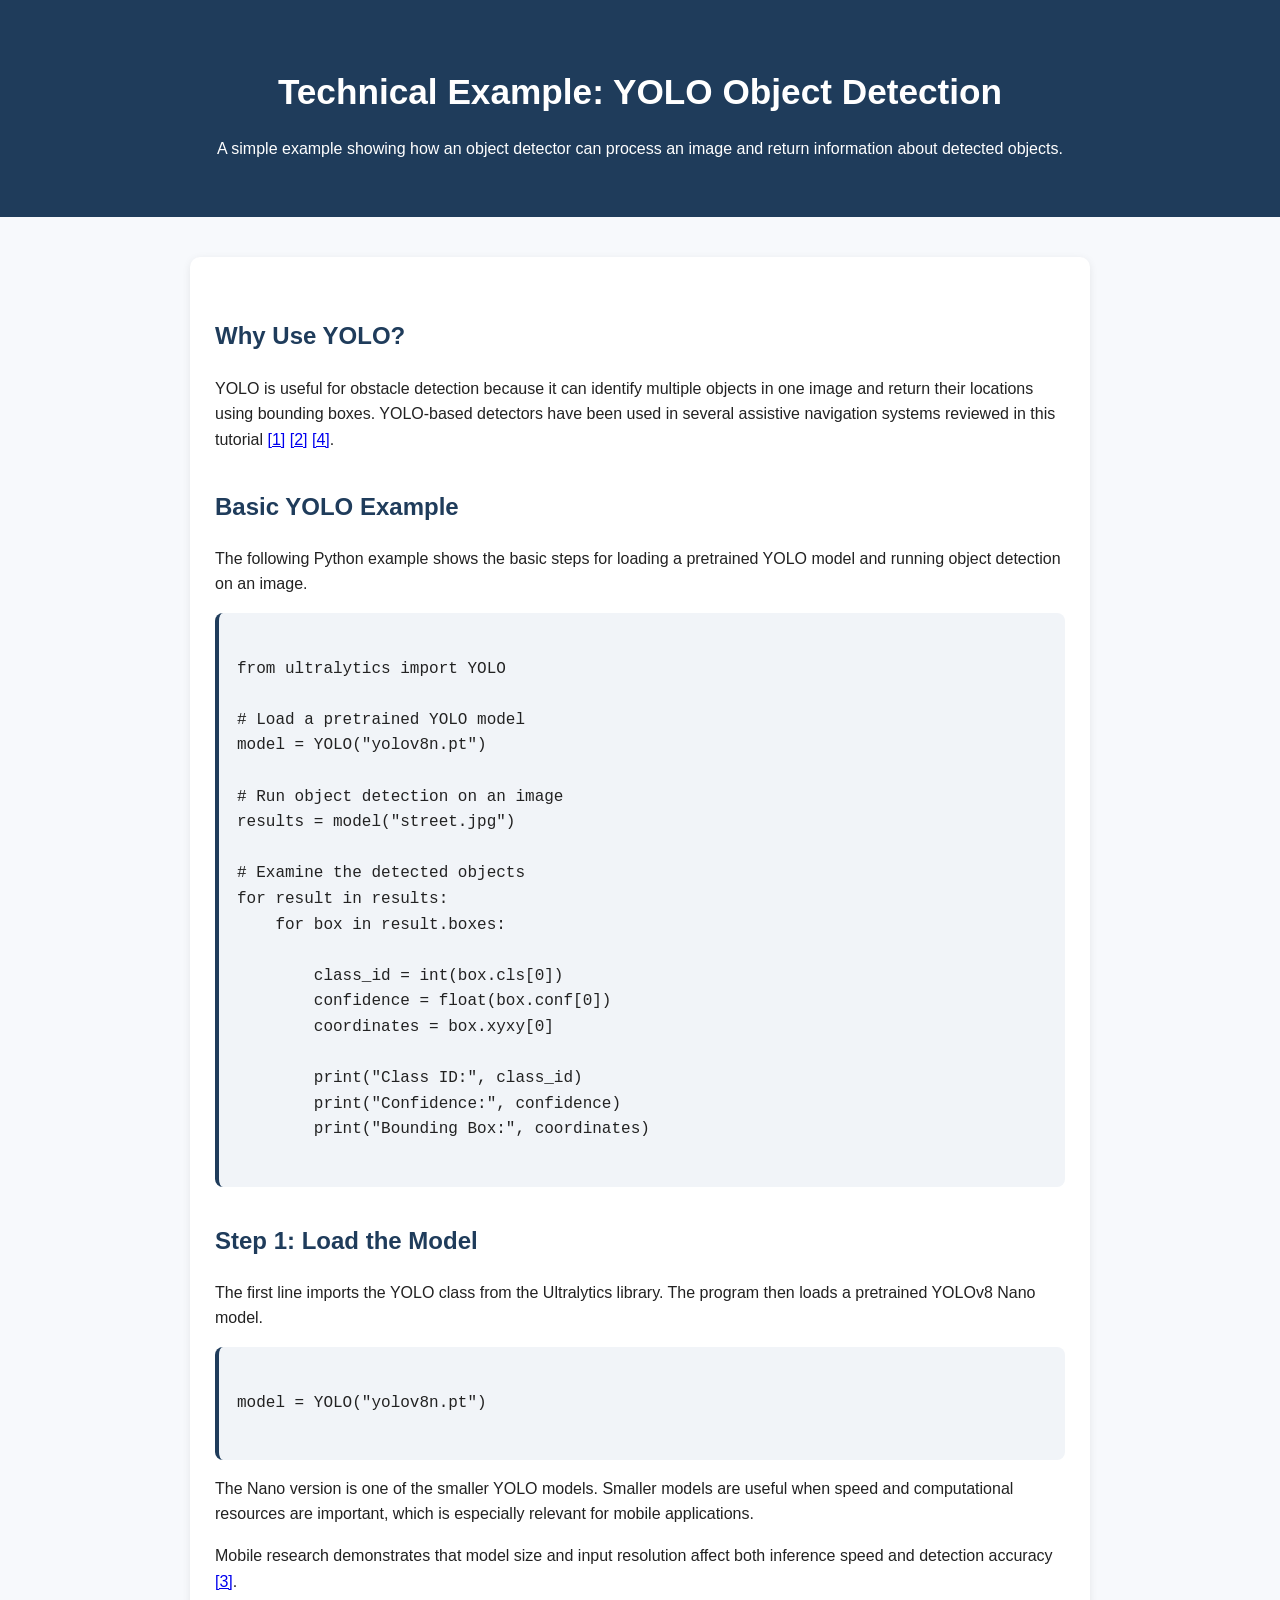
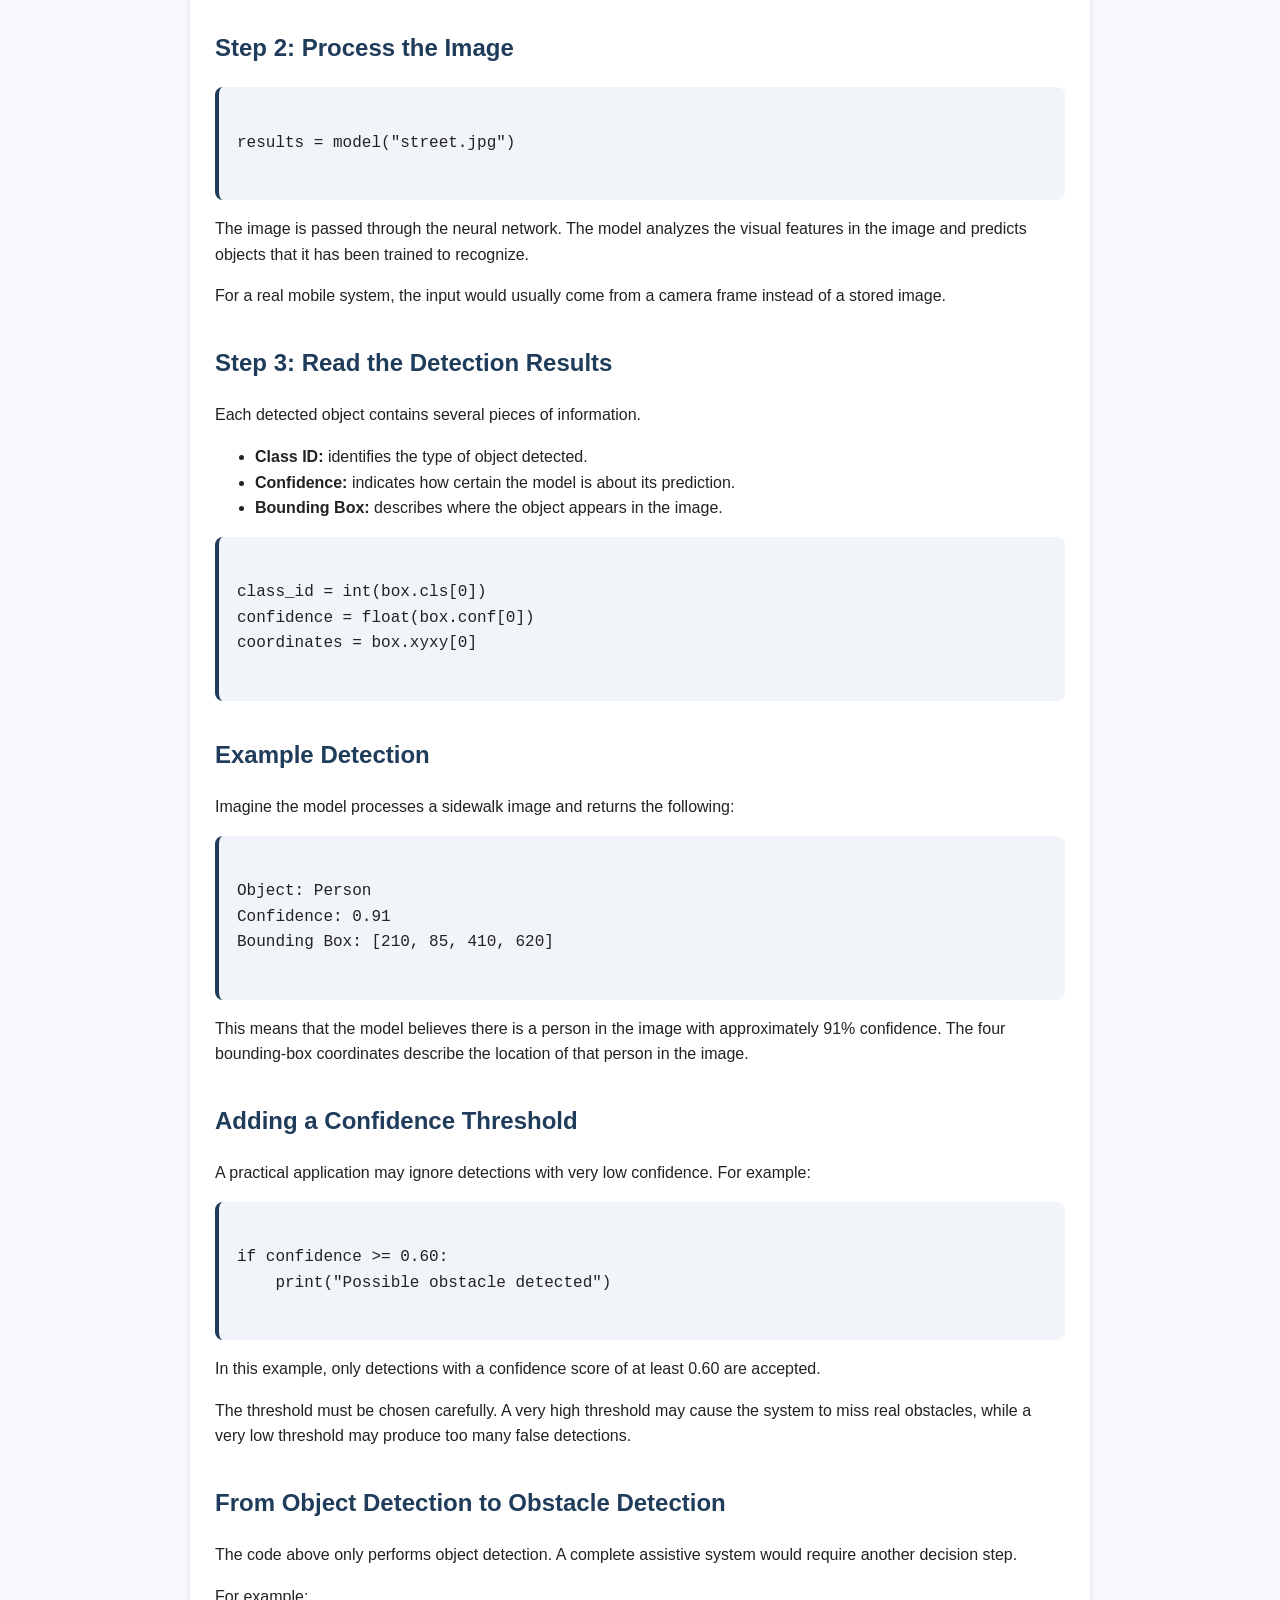
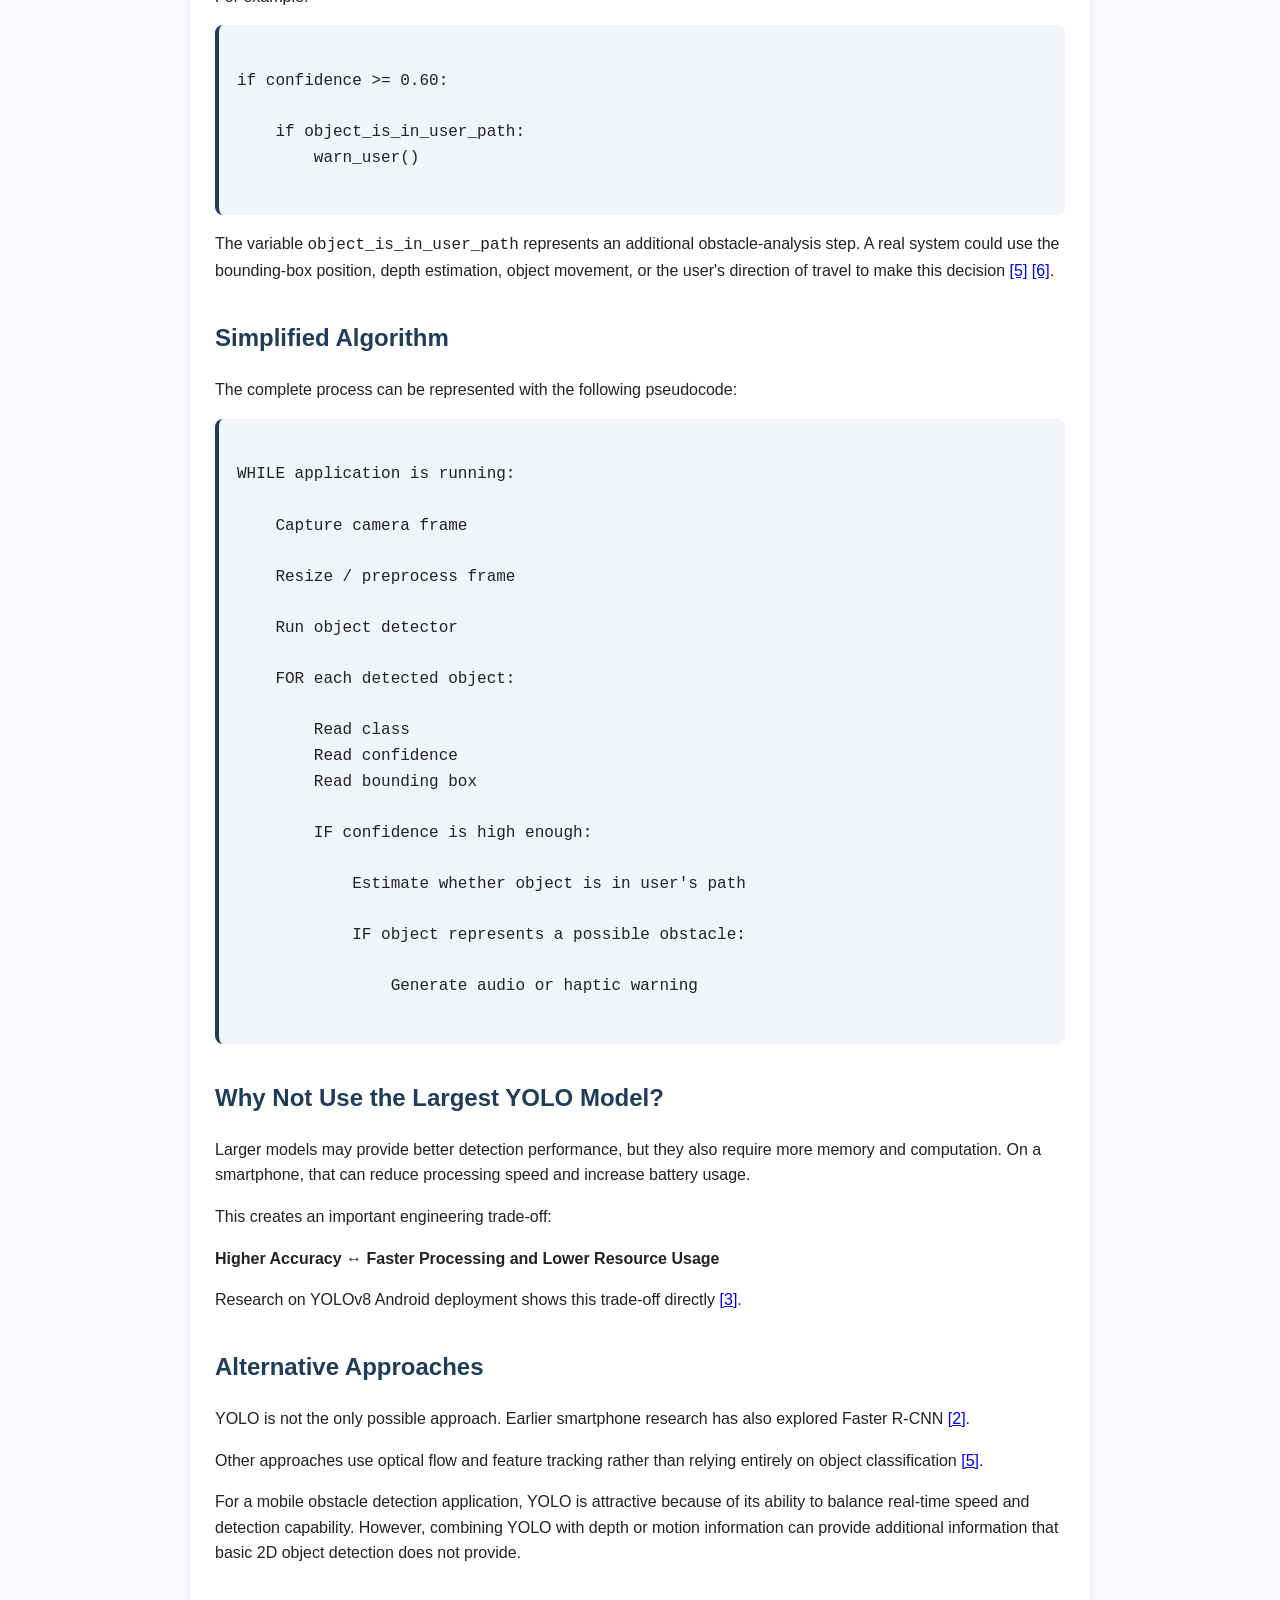
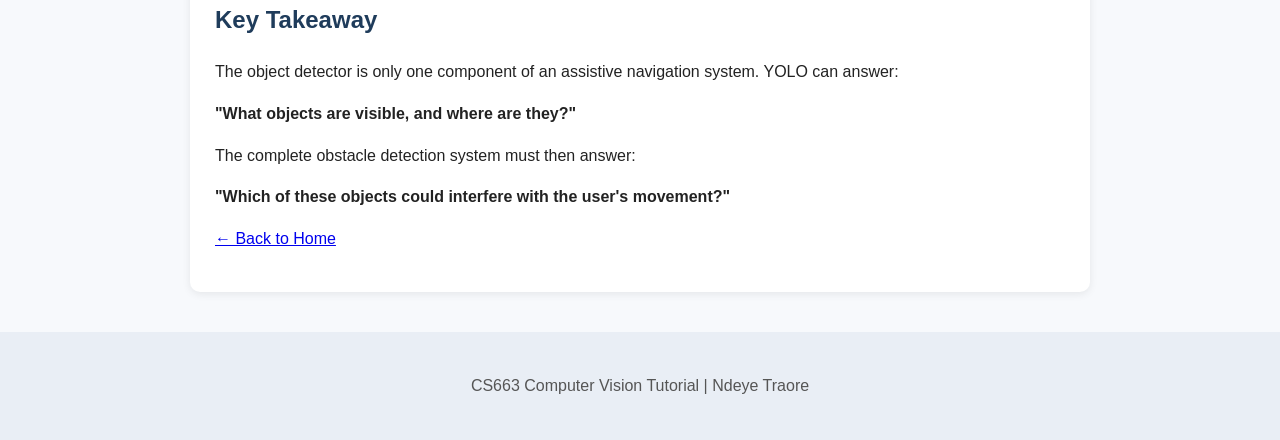
<file: technical-example.html>
<!DOCTYPE html>
<html lang="en">
<head>
  <meta charset="UTF-8">
  <meta name="viewport" content="width=device-width, initial-scale=1.0">

  <title>Technical Example: YOLO Object Detection</title>

  <link rel="stylesheet" href="style.css">
</head>

<body>

  <header>
    <h1>Technical Example: YOLO Object Detection</h1>

    <p>
      A simple example showing how an object detector can process an image
      and return information about detected objects.
    </p>
  </header>

  <main>

    <section class="intro">

      <h2>Why Use YOLO?</h2>

      <p>
        YOLO is useful for obstacle detection because it can identify multiple
        objects in one image and return their locations using bounding boxes.
        YOLO-based detectors have been used in several assistive navigation
        systems reviewed in this tutorial
        <a href="bibliography.html#source1">[1]</a>
        <a href="bibliography.html#source2">[2]</a>
        <a href="bibliography.html#source4">[4]</a>.
      </p>


      <h2>Basic YOLO Example</h2>

      <p>
        The following Python example shows the basic steps for loading a
        pretrained YOLO model and running object detection on an image.
      </p>

      <pre><code>
from ultralytics import YOLO

# Load a pretrained YOLO model
model = YOLO("yolov8n.pt")

# Run object detection on an image
results = model("street.jpg")

# Examine the detected objects
for result in results:
    for box in result.boxes:

        class_id = int(box.cls[0])
        confidence = float(box.conf[0])
        coordinates = box.xyxy[0]

        print("Class ID:", class_id)
        print("Confidence:", confidence)
        print("Bounding Box:", coordinates)
      </code></pre>


      <h2>Step 1: Load the Model</h2>

      <p>
        The first line imports the YOLO class from the Ultralytics library.
        The program then loads a pretrained YOLOv8 Nano model.
      </p>

      <pre><code>
model = YOLO("yolov8n.pt")
      </code></pre>

      <p>
        The Nano version is one of the smaller YOLO models. Smaller models are
        useful when speed and computational resources are important, which is
        especially relevant for mobile applications.
      </p>

      <p>
        Mobile research demonstrates that model size and input resolution affect
        both inference speed and detection accuracy
        <a href="bibliography.html#source3">[3]</a>.
      </p>


      <h2>Step 2: Process the Image</h2>

      <pre><code>
results = model("street.jpg")
      </code></pre>

      <p>
        The image is passed through the neural network. The model analyzes the
        visual features in the image and predicts objects that it has been trained
        to recognize.
      </p>

      <p>
        For a real mobile system, the input would usually come from a camera
        frame instead of a stored image.
      </p>


      <h2>Step 3: Read the Detection Results</h2>

      <p>
        Each detected object contains several pieces of information.
      </p>

      <ul>
        <li>
          <strong>Class ID:</strong> identifies the type of object detected.
        </li>

        <li>
          <strong>Confidence:</strong> indicates how certain the model is about
          its prediction.
        </li>

        <li>
          <strong>Bounding Box:</strong> describes where the object appears in
          the image.
        </li>
      </ul>

      <pre><code>
class_id = int(box.cls[0])
confidence = float(box.conf[0])
coordinates = box.xyxy[0]
      </code></pre>


      <h2>Example Detection</h2>

      <p>
        Imagine the model processes a sidewalk image and returns the following:
      </p>

      <pre><code>
Object: Person
Confidence: 0.91
Bounding Box: [210, 85, 410, 620]
      </code></pre>

      <p>
        This means that the model believes there is a person in the image with
        approximately 91% confidence. The four bounding-box coordinates describe
        the location of that person in the image.
      </p>


      <h2>Adding a Confidence Threshold</h2>

      <p>
        A practical application may ignore detections with very low confidence.
        For example:
      </p>

      <pre><code>
if confidence >= 0.60:
    print("Possible obstacle detected")
      </code></pre>

      <p>
        In this example, only detections with a confidence score of at least
        0.60 are accepted.
      </p>

      <p>
        The threshold must be chosen carefully. A very high threshold may cause
        the system to miss real obstacles, while a very low threshold may produce
        too many false detections.
      </p>


      <h2>From Object Detection to Obstacle Detection</h2>

      <p>
        The code above only performs object detection. A complete assistive
        system would require another decision step.
      </p>

      <p>
        For example:
      </p>

      <pre><code>
if confidence >= 0.60:

    if object_is_in_user_path:
        warn_user()
      </code></pre>

      <p>
        The variable <code>object_is_in_user_path</code> represents an additional
        obstacle-analysis step. A real system could use the bounding-box position,
        depth estimation, object movement, or the user's direction of travel to
        make this decision
        <a href="bibliography.html#source5">[5]</a>
        <a href="bibliography.html#source6">[6]</a>.
      </p>


      <h2>Simplified Algorithm</h2>

      <p>
        The complete process can be represented with the following pseudocode:
      </p>

      <pre><code>
WHILE application is running:

    Capture camera frame

    Resize / preprocess frame

    Run object detector

    FOR each detected object:

        Read class
        Read confidence
        Read bounding box

        IF confidence is high enough:

            Estimate whether object is in user's path

            IF object represents a possible obstacle:

                Generate audio or haptic warning
      </code></pre>


      <h2>Why Not Use the Largest YOLO Model?</h2>

      <p>
        Larger models may provide better detection performance, but they also
        require more memory and computation. On a smartphone, that can reduce
        processing speed and increase battery usage.
      </p>

      <p>
        This creates an important engineering trade-off:
      </p>

      <p>
        <strong>
          Higher Accuracy ↔ Faster Processing and Lower Resource Usage
        </strong>
      </p>

      <p>
        Research on YOLOv8 Android deployment shows this trade-off directly
        <a href="bibliography.html#source3">[3]</a>.
      </p>


      <h2>Alternative Approaches</h2>

      <p>
        YOLO is not the only possible approach. Earlier smartphone research has
        also explored Faster R-CNN
        <a href="bibliography.html#source2">[2]</a>.
      </p>

      <p>
        Other approaches use optical flow and feature tracking rather than
        relying entirely on object classification
        <a href="bibliography.html#source5">[5]</a>.
      </p>

      <p>
        For a mobile obstacle detection application, YOLO is attractive because
        of its ability to balance real-time speed and detection capability.
        However, combining YOLO with depth or motion information can provide
        additional information that basic 2D object detection does not provide.
      </p>


      <h2>Key Takeaway</h2>

      <p>
        The object detector is only one component of an assistive navigation
        system. YOLO can answer:
      </p>

      <p>
        <strong>"What objects are visible, and where are they?"</strong>
      </p>

      <p>
        The complete obstacle detection system must then answer:
      </p>

      <p>
        <strong>"Which of these objects could interfere with the user's movement?"</strong>
      </p>


      <p>
        <a href="index.html">← Back to Home</a>
      </p>

    </section>

  </main>

  <footer>
    <p>CS663 Computer Vision Tutorial | Ndeye Traore</p>
  </footer>

</body>
</html>
</file>
<file: style.css>
body {
  font-family: Arial, sans-serif;
  margin: 0;
  background-color: #f7f9fc;
  color: #222;
  line-height: 1.6;
}

header {
  background-color: #1f3c5b;
  color: white;
  padding: 40px 20px;
  text-align: center;
}

header h1 {
  margin-bottom: 10px;
  font-size: 2.2rem;
}

main {
  max-width: 900px;
  margin: 40px auto;
  padding: 0 20px;
}

h2 {
  color: #1f3c5b;
  margin-top: 35px;
}

.intro {
  background: white;
  padding: 25px;
  border-radius: 10px;
  box-shadow: 0 2px 8px rgba(0, 0, 0, 0.08);
}

.sections {
  display: grid;
  grid-template-columns: repeat(auto-fit, minmax(250px, 1fr));
  gap: 18px;
  margin-top: 20px;
}

.section-card {
  background: white;
  padding: 20px;
  border-radius: 10px;
  box-shadow: 0 2px 8px rgba(0, 0, 0, 0.08);
}

.section-card h3 {
  color: #1f3c5b;
  margin-top: 0;
}

footer {
  text-align: center;
  padding: 25px;
  margin-top: 40px;
  background-color: #e9eef5;
  color: #555;
}


.card-link {
  text-decoration: none;
  color: inherit;
}

.card-link:visited {
  color: inherit;
}

.card-link .section-card {
  transition: transform 0.2s ease, box-shadow 0.2s ease;
}

.card-link .section-card h3,
.card-link .section-card p {
  text-decoration: none;
}


.card-link:hover .section-card {
  transform: translateY(-4px);
  box-shadow: 0 5px 15px rgba(0, 0, 0, 0.15);
}

.card-link:hover .section-card h3 {
  text-decoration: underline;
}
pre {
  background-color: #f1f4f8;
  padding: 18px;
  border-radius: 8px;
  overflow-x: auto;
  border-left: 4px solid #1f3c5b;
}

code {
  font-family: "Courier New", monospace;
}
.tutorial-figure {
  margin: 30px 0;
  text-align: center;
}

.tutorial-figure img {
  width: 60%;
  max-width: 450px;
  height: auto;
  border-radius: 10px;
}

.tutorial-figure figcaption {
  margin-top: 10px;
  font-size: 0.9rem;
  color: #555;
  font-style: italic;
  line-height: 1.5;
}
button {
  background-color: #1f3c5b;
  color: white;
  border: none;
  padding: 12px 20px;
  border-radius: 8px;
  font-size: 1rem;
  cursor: pointer;
}

button:hover {
  background-color: #16304a;
}

#quizResult {
  margin-top: 25px;
  padding: 15px;
  background-color: #f1f4f8;
  border-radius: 8px;
}
</file>
